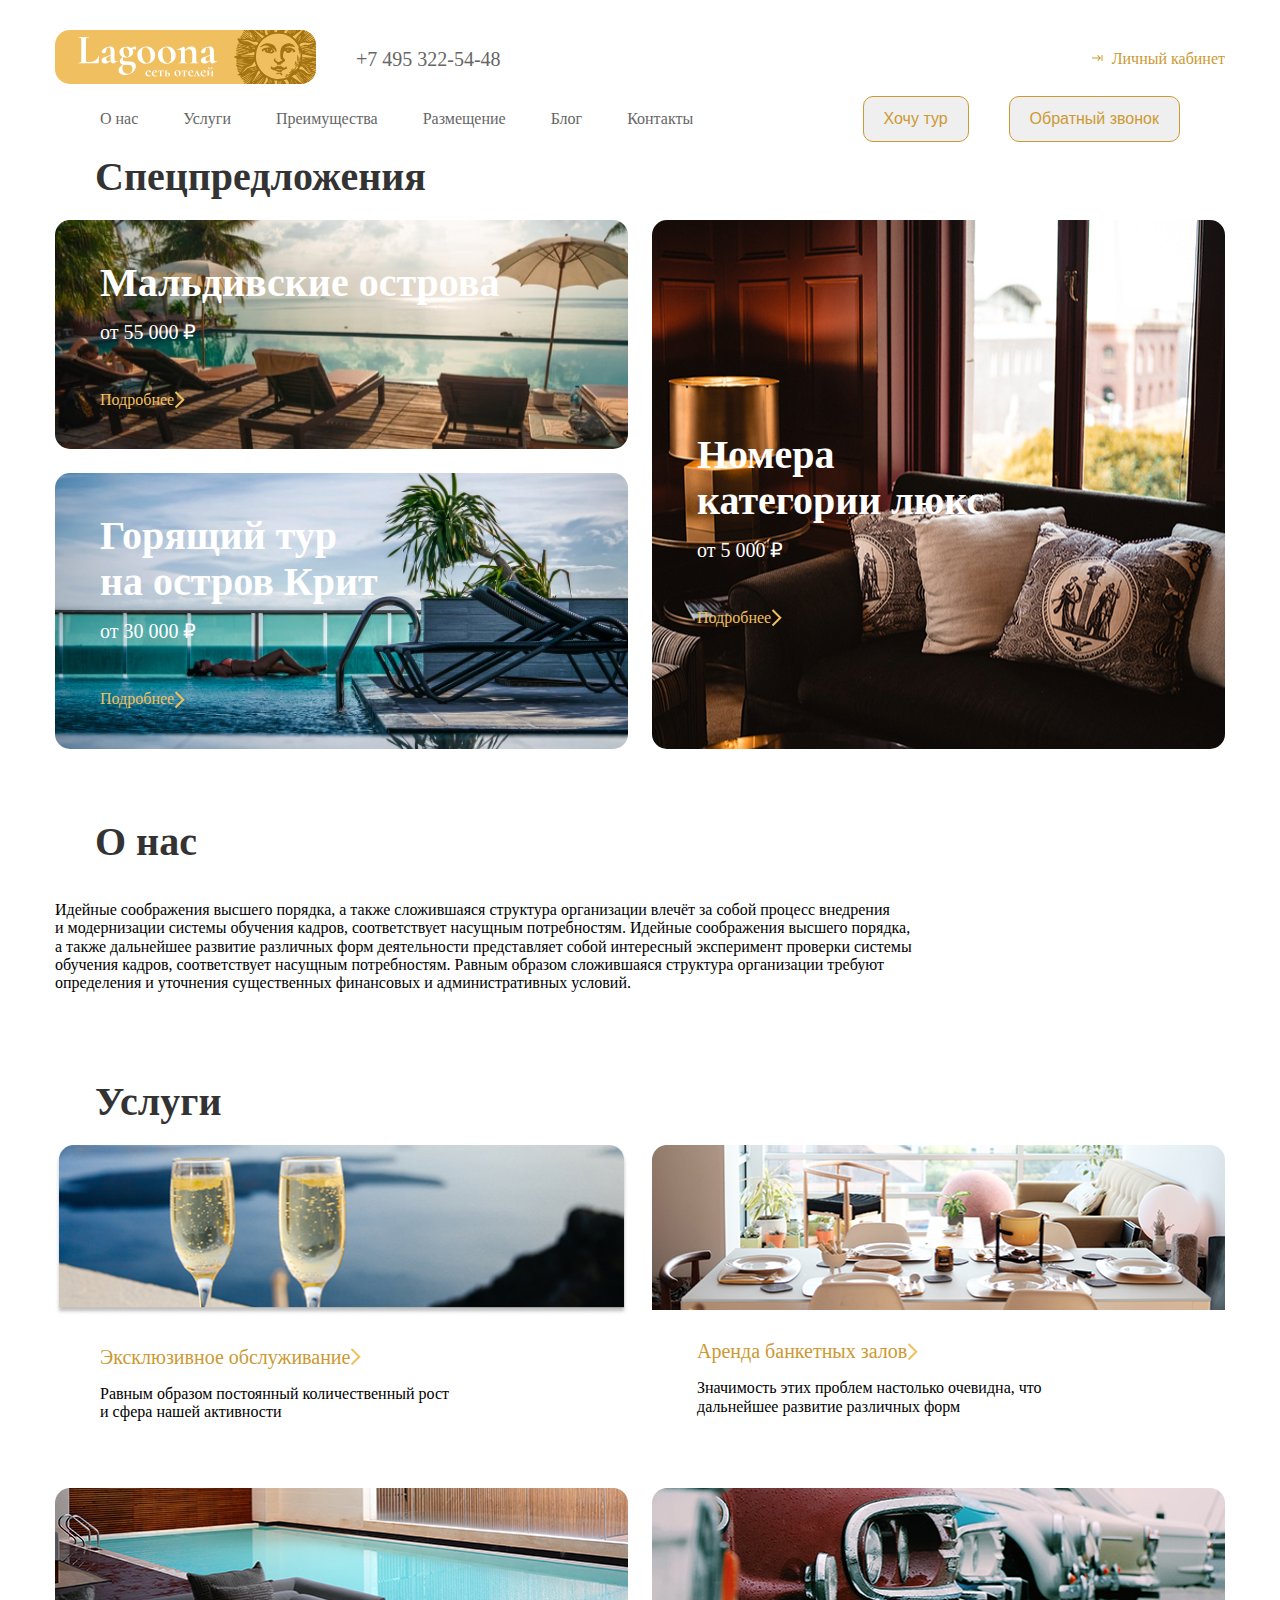
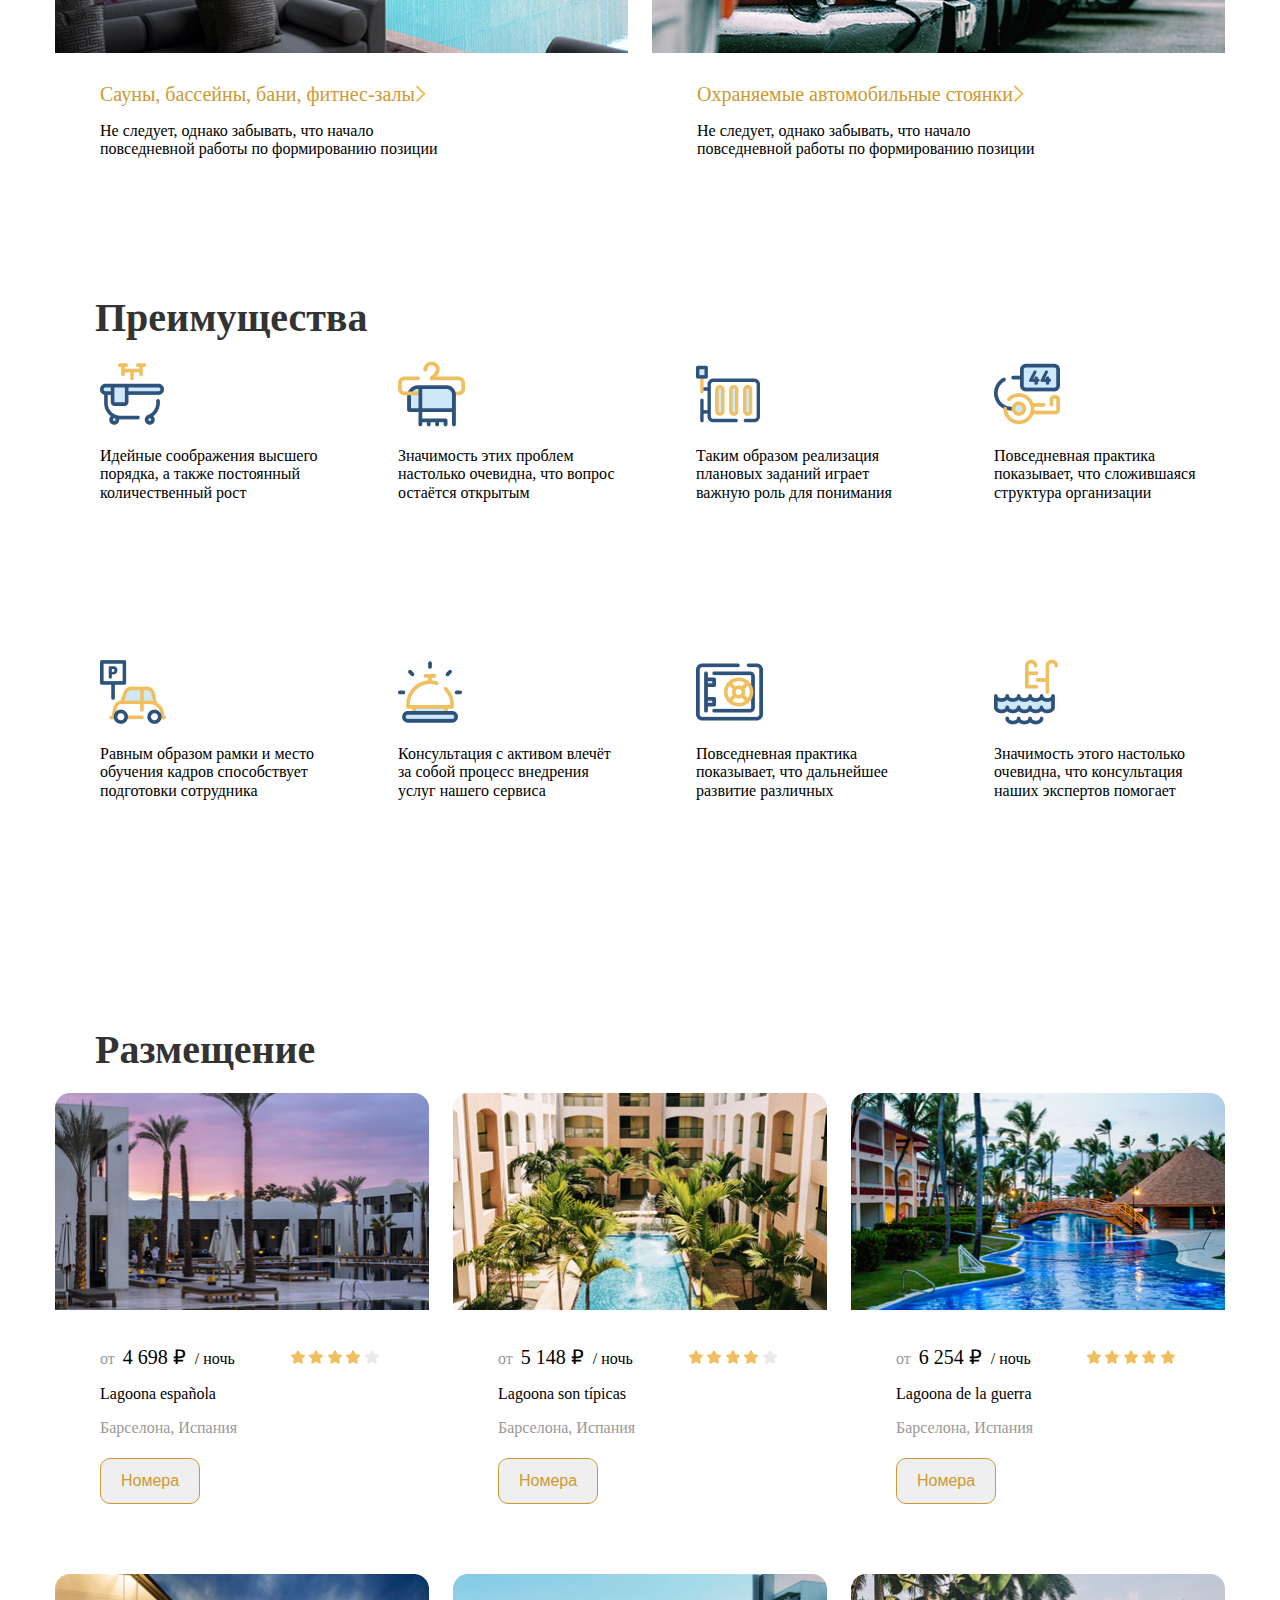
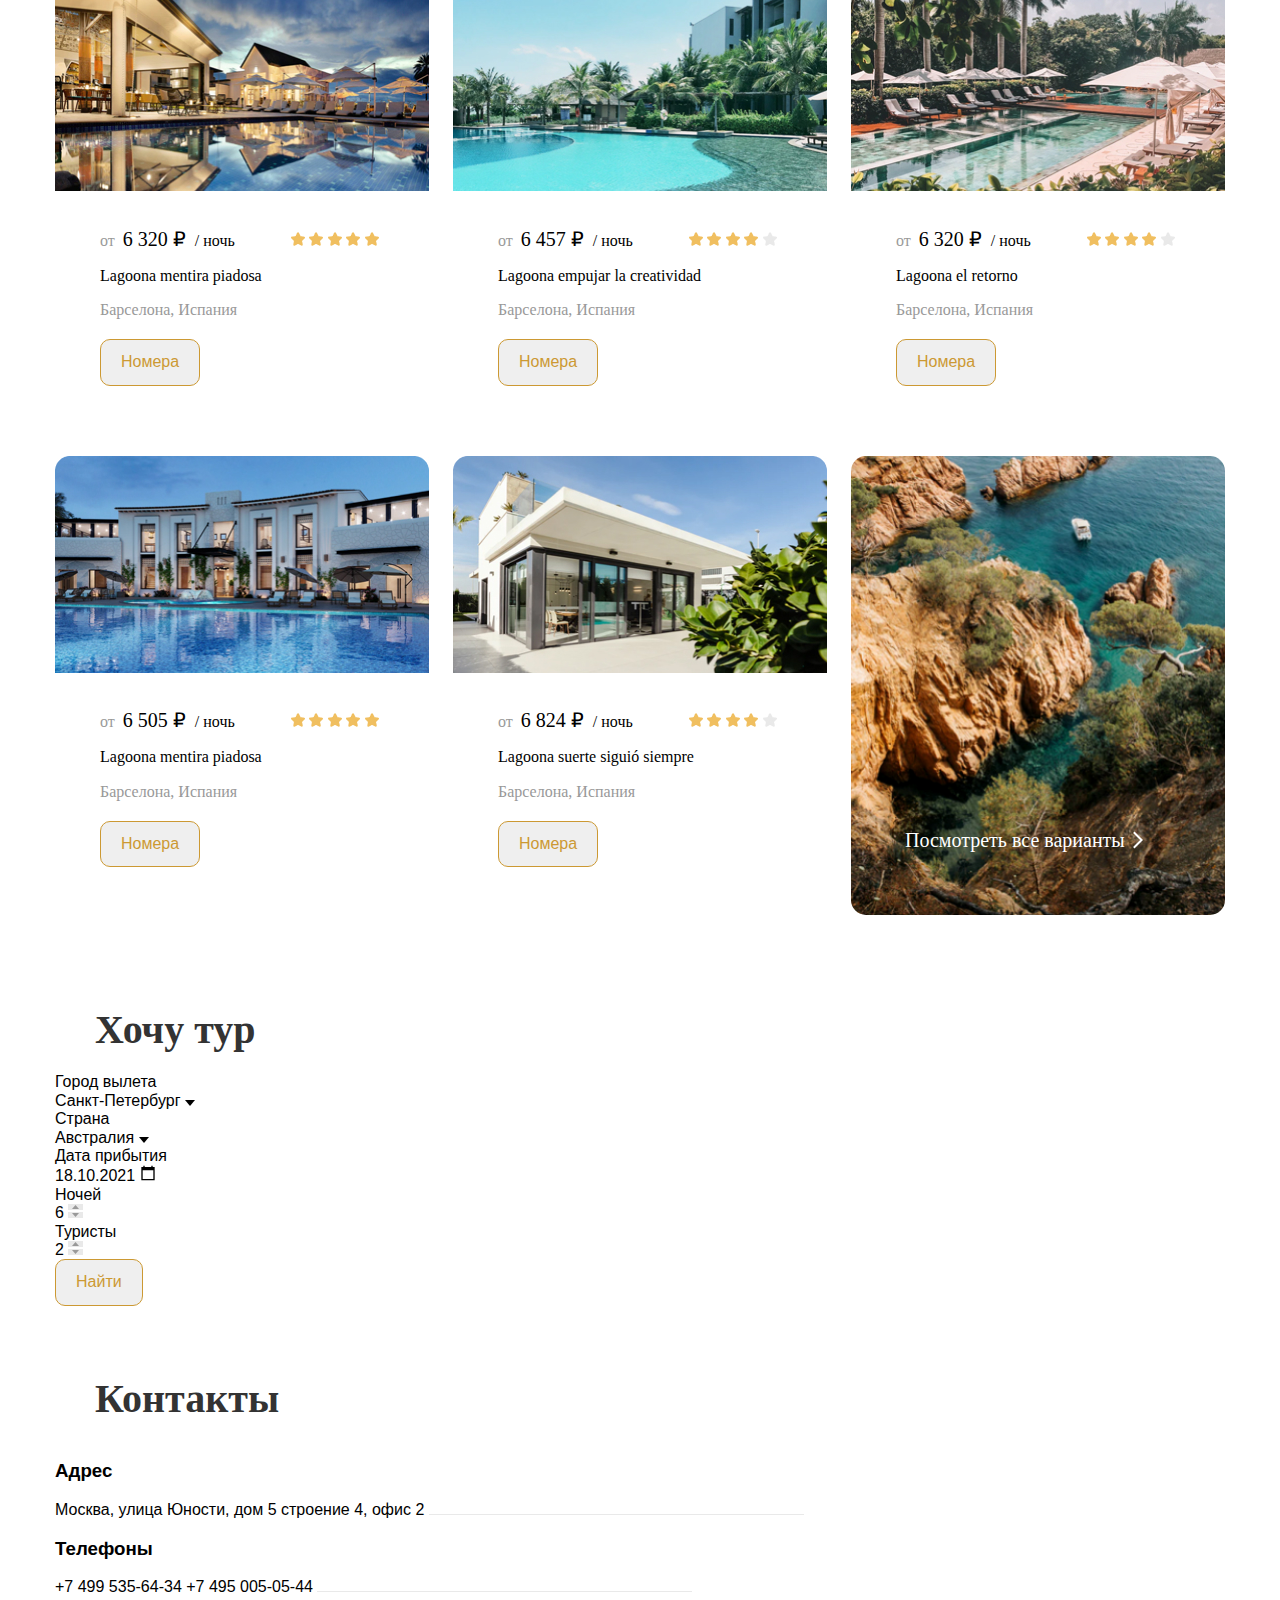
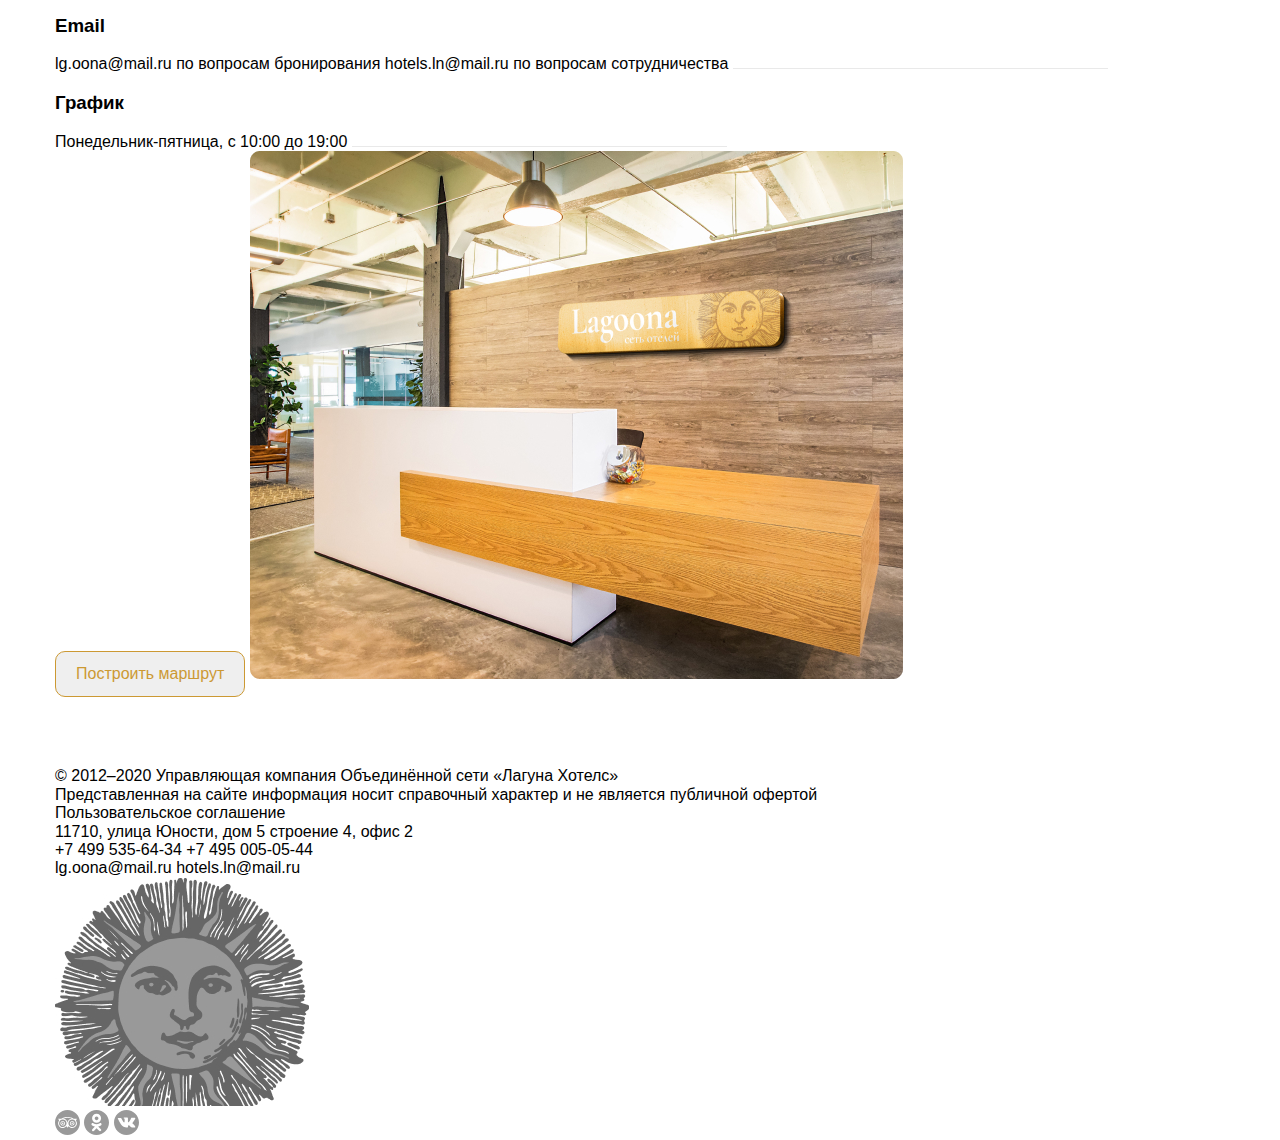
<file: 07_layout-flexbox/index.html>
<!DOCTYPE html>
<html lang="ru">
  <head>
    <meta charset="UTF-8">
    <meta name="viewport" content="width=device-width, initial-scale=1.0">
    <link rel="stylesheet" href="./css/normalize.css">
    <link rel="stylesheet" href="./css/style.css">
    <title>Lagona</title>
  </head>
  <body>
    <header class="header">
      <div class="container header-container">
        <div class="header-up flex">
          <a href="#" class="header-logo">
            <img src="./img/logo.svg" alt="Logo" class="header-logo">
          </a>
          <a href="+74953225448" class="header-logo header-contact">
            +7&nbsp;495 322-54-48
          </a>
          <a href="#" class="cabinet-link"><img src="./img/keyboard_tab.svg" alt="Личный кабинет">
            Личный кабинет
          </a>
        </div>
        <div class="header-down flex">
          <div class="header-left">
            <nav class="header-nav">
              <ul class="header-list list-reset flex">
                <li class="header-list-item">
                  <a href="#" class="header-link header-text">О&nbsp;нас</a>
                </li>
                <li class="header-list-item">
                  <a href="#" class="header-link header-text">Услуги</a>
                </li>
                <li class="header-list-item">
                  <a href="#" class="header-link header-text">Преимущества</a>
                </li>
                <li class="header-list-item">
                  <a href="#" class="header-link header-text">Размещение</a>
                </li>
                <li class="header-list-item">
                  <a href="#" class="header-link header-text">Блог</a>
                </li>
                <li class="header-list-item">
                  <a href="#" class="header-link header-text">Контакты</a>
                </li>
              </ul>
            </nav>
          </div>
          <div class="header-right flex">
            <button class="btn header-btn">Хочу тур</button>
            <button class="btn header-btn">Обратный звонок</button>
          </div>
        </div>
      </div>
    </header>
    <main class="main main_section">
      <section class="offers section-offset">
        <div class="container">
          <h2 class="h2-title">Спецпредложения</h2>
          <div class="list-reset flex">
            <ul class="list-reset">
              <li class="offers-item offers-background-1 flex">
                <h3 class="offers-blog-title overflow">
                  Мальдивские острова
                </h3>
                <p class="offers-blog-text">
                  от&nbsp;55&nbsp;000&nbsp;₽
                </p>
                <a href="#" class="blog-link flex">
                  Подробнее
                  <svg width="11" height="18" viewBox="0 0 11 18" fill="none" xmlns="http://www.w3.org/2000/svg">
                    <path d="M1.49998 1.00002L9.27815 8.7782L1.49998 16.5564" stroke="#F0BF5F" stroke-width="2"/>
                  </svg>
                </a>
              </li>
              <li class="offers-item offers-background-2">
                <h3 class="offers-blog-title overflow">
                  Горящий тур на&nbsp;остров Крит
                </h3>
                <p class="offers-blog-text">
                  от&nbsp;30&nbsp;000&nbsp;₽
                </p>
                <a href="#" class="blog-link flex">
                  Подробнее
                  <svg width="11" height="18" viewBox="0 0 11 18" fill="none" xmlns="http://www.w3.org/2000/svg">
                    <path d="M1.49998 1.00002L9.27815 8.7782L1.49998 16.5564" stroke="#F0BF5F" stroke-width="2"/>
                  </svg>
                </a>
              </li>
            </ul>
            <ul class="list-reset offers-right flex">
              <li class="offers-background-3 offers-item-2">
                <h3 class="offers-blog-title overflow">
                  Номера категории люкс
                </h3>
                <p class="offers-blog-text">
                  от&nbsp;5&nbsp;000&nbsp;₽
                </p>
                <a href="#" class="blog-link flex">
                  Подробнее
                  <svg width="11" height="18" viewBox="0 0 11 18" fill="none" xmlns="http://www.w3.org/2000/svg">
                    <path d="M1.49998 1.00002L9.27815 8.7782L1.49998 16.5564" stroke="#F0BF5F" stroke-width="2"/>
                  </svg>
                </a>
              </li>
            </ul>
          </div>
        </div>
      </section>
      <section class="about-us section-offset flex">
        <div class="container about-us-container">
          <h2 class="h2-title">О&nbsp;нас</h2>
          <p class="about-us-text">
            Идейные соображения высшего порядка, а&nbsp;также сложившаяся
            структура организации влечёт за&nbsp;собой процесс внедрения
            и&nbsp;модернизации системы обучения кадров, соответствует насущным
            потребностям. Идейные соображения высшего порядка, а&nbsp;также
            дальнейшее развитие различных форм деятельности представляет собой
            интересный эксперимент проверки системы обучения кадров,
            соответствует насущным потребностям. Равным образом сложившаяся
            структура организации требуют определения и&nbsp;уточнения
            существенных финансовых и&nbsp;административных условий.
          </p>
        </div>
      </section>
      <section class="services section-offset flex">
        <div class="container">
          <h2 class="h2-title">Услуги</h2>
          <ul class="services-list list-reset flex">
            <li class="services-item services-img">
              <img src="./img/exclusive-service.jpg" alt="Эксклюзивное обслуживание" class="services-img">
              <a href="#" class="services-link flex">Эксклюзивное обслуживание
                <svg width="11" height="18" viewBox="0 0 11 18" fill="none" xmlns="http://www.w3.org/2000/svg">
                  <path d="M1.49998 1.00002L9.27815 8.7782L1.49998 16.5564" stroke="#F0BF5F" stroke-width="2"/>
                </svg>
              </a>
              <p class="services-text overflow">
                Равным образом постоянный количественный рост и&nbsp;сфера нашей
                активности
              </p>
            </li>
            <li class="services-item services-img">
              <img src="./img/banquet-hall-rental.jpg" alt="Аренда банкетных залов" class="services-img">
              <a href="#" class="services-link flex"> Аренда банкетных залов
                <svg width="11" height="18" viewBox="0 0 11 18" fill="none" xmlns="http://www.w3.org/2000/svg">
                  <path d="M1.49998 1.00002L9.27815 8.7782L1.49998 16.5564" stroke="#F0BF5F" stroke-width="2"/>
                </svg>
              </a>
              <p class="services-text overflow">
                Значимость этих проблем настолько очевидна, что дальнейшее
                развитие различных форм
              </p>
            </li>
            <li class="services-item services-img">
              <img src="./img/rest.jpg" alt="Сауны, бассейны, бани, фитнес-залы" class="services-img">
              <a href="#" class="services-link flex">
                Сауны, бассейны, бани, фитнес-залы
                <svg width="11" height="18" viewBox="0 0 11 18" fill="none" xmlns="http://www.w3.org/2000/svg">
                  <path d="M1.49998 1.00002L9.27815 8.7782L1.49998 16.5564" stroke="#F0BF5F" stroke-width="2"/>
                </svg>
              </a>
              <p class="services-text overflow">
                Не&nbsp;следует, однако забывать, что начало повседневной работы
                по&nbsp;формированию позиции
              </p>
            </li>
            <li class="services-item services-img">
              <img src="./img/parking.jpg" alt="Охраняемые автомобильные стоянки" class="services-img">
              <a href="#" class="services-link flex">
                Охраняемые автомобильные стоянки
                <svg width="11" height="18" viewBox="0 0 11 18" fill="none" xmlns="http://www.w3.org/2000/svg">
                  <path d="M1.49998 1.00002L9.27815 8.7782L1.49998 16.5564" stroke="#F0BF5F" stroke-width="2"/>
                </svg>
              </a>
              <p class="services-text overflow">
                Не&nbsp;следует, однако забывать, что начало повседневной работы
                по&nbsp;формированию позиции
              </p>
            </li>
          </ul>
        </div>
      </section>
      <section class="advantages section-offset">
        <div class="container">
          <h2 class="h2-title">Преимущества</h2>
          <ul class="advantages-list list-reset flex">
            <li class="advantages-item">
              <img src="./img/bathtub.jpg" alt="bathtub" class="advantages-img">
              <p class="advantages-text overflow">
                Идейные соображения высшего порядка, а&nbsp;также постоянный
                количественный рост
              </p>
            </li>
            <li class="advantages-item">
              <img src="./img/hanger.jpg" alt="hanger" class="advantages-img">
              <p class="advantages-text overflow">
                Значимость этих проблем настолько очевидна, что вопрос остаётся
                открытым
              </p>
            </li>
            <li class="advantages-item">
              <img src="./img/heating.jpg" alt="heating" class="advantages-img">
              <p class="advantages-text overflow">
                Таким образом реализация плановых заданий играет важную роль для
                понимания
              </p>
            </li>
            <li class="advantages-item">
              <img src="./img/hotel-key.jpg" alt="hotel-key" class="advantages-img">
              <p class="advantages-text overflow">
                Повседневная практика показывает, что сложившаяся структура
                организации
              </p>
            </li>
            <li class="advantages-item">
              <img src="./img/parking-1.jpg" alt="parking" class="advantages-img">
              <p class="advantages-text overflow">
                Равным образом рамки и&nbsp;место обучения кадров способствует
                подготовки сотрудника
              </p>
            </li>
            <li class="advantages-item">
              <img src="./img/reception.jpg" alt="reception" class="advantages-img">
              <p class="advantages-text overflow">
                Консультация с&nbsp;активом влечёт за&nbsp;собой процесс
                внедрения услуг нашего сервиса
              </p>
            </li>
            <li class="advantages-item">
              <img src="./img/security-box.jpg" alt="security-box" class="advantages-img">
              <p class="advantages-text overflow">
                Повседневная практика показывает, что дальнейшее развитие
                различных
              </p>
            </li>
            <li class="advantages-item">
              <img src="./img/swimming-pool.jpg" alt="swimming-pool" class="advantages-img">
              <p class="advantages-text overflow">
                Значимость этого настолько очевидна, что консультация наших
                экспертов помогает
              </p>
            </li>
          </ul>
        </div>
      </section>
      <section class="placement section-offset">
        <div class="container">
          <h2 class="h2-title">Размещение</h2>
          <ul class="placement-list list-reset flex">
            <li class="placement-item placement-img">
              <img src="./img/23.jpg" alt="hotel" class="placement-img">
              <div class="placement-price-card">
                <span class="placement-from"> от </span>
                <span class="placement-price"> 4&nbsp;698&nbsp;₽ </span>
                <span class="placement-price-night"> / ночь </span>
                <img src="./img/star.jpg" alt="Рейтинг отеля 4 из 5" class="star">
                <img src="./img/star.jpg" alt="" class="star">
                <img src="./img/star.jpg" alt="" class="star">
                <img src="./img/star.jpg" alt="" class="star">
                <img src="./img/star-empty.jpg" alt="" class="star">
                <div class="placement-hotel-name">Lagoona espa&ntilde;ola</div>
                <div class="placement-hotel-country">Барселона, Испания</div>
                <button class="btn">Номера</button>
              </div>
            </li>
            <li class="placement-item placement-img">
              <img src="./img/24.jpg" alt="hotel" class="placement-img">
              <div class="placement-price-card">
                <span class="placement-from"> от </span>
                <span class="placement-price"> 5&nbsp;148&nbsp;₽ </span>
                <span class="placement-price-night"> / ночь </span>
                <img src="./img/star.jpg" alt="Рейтинг отеля 4 из 5" class="star">
                <img src="./img/star.jpg" alt="" class="star">
                <img src="./img/star.jpg" alt="" class="star">
                <img src="./img/star.jpg" alt="" class="star">
                <img src="./img/star-empty.jpg" alt="" class="star">
                <div class="placement-hotel-name">Lagoona son t&iacute;picas</div>
                <div class="placement-hotel-country">Барселона, Испания</div>
                <button class="btn">Номера</button>
              </div>
            </li>
            <li class="placement-item placement-img">
              <img src="./img/26.jpg" alt="hotel" class="placement-img">
              <div class="placement-price-card">
                <span class="placement-from"> от </span>
                <span class="placement-price"> 6&nbsp;254&nbsp;₽ </span>
                <span class="placement-price-night"> / ночь </span>
                <img src="./img/star.jpg" alt="Рейтинг отеля 5 из 5" class="star">
                <img src="./img/star.jpg" alt="" class="star">
                <img src="./img/star.jpg" alt="" class="star">
                <img src="./img/star.jpg" alt="" class="star">
                <img src="./img/star.jpg" alt="" class="star">
                <div class="placement-hotel-name">
                  Lagoona de&nbsp;la&nbsp;guerra
                </div>
              <div class="placement-hotel-country">Барселона, Испания</div>
              <button class="btn">Номера</button>
              </div>
            </li>
            <li class="placement-item placement-img">
              <img src="./img/29-1.jpg" alt="hotel" class="placement-img">
              <div class="placement-price-card">
                <span class="placement-from"> от </span>
                <span class="placement-price"> 6&nbsp;320&nbsp;₽ </span>
                <span class="placement-price-night"> / ночь </span>
                <img src="./img/star.jpg" alt="Рейтинг отеля 5 из 5" class="star">
                <img src="./img/star.jpg" alt="" class="star">
                <img src="./img/star.jpg" alt="" class="star">
                <img src="./img/star.jpg" alt="" class="star">
                <img src="./img/star.jpg" alt="" class="star">
                <div class="placement-hotel-name">Lagoona mentira piadosa</div>
                <div class="placement-hotel-country">Барселона, Испания</div>
                <button class="btn">Номера</button>
              </div>
            </li>
            <li class="placement-item placement-img">
              <img src="./img/30.jpg" alt="hotel" class="placement-img">
              <div class="placement-price-card">
                <span class="placement-from"> от </span>
                <span class="placement-price"> 6&nbsp;457&nbsp;₽ </span>
                <span class="placement-price-night"> / ночь </span>
                <img src="./img/star.jpg" alt="Рейтинг отеля 4 из 5" class="star">
                <img src="./img/star.jpg" alt="" class="star">
                <img src="./img/star.jpg" alt="" class="star">
                <img src="./img/star.jpg" alt="" class="star">
                <img src="./img/star-empty.jpg" alt="" class="star">
                <div class="placement-hotel-name">
                  Lagoona empujar la&nbsp;creatividad
                </div>
                <div class="placement-hotel-country">Барселона, Испания</div>
                <button class="btn">Номера</button>
              </div>
            </li>
            <li class="placement-item placement-img">
              <img src="./img/31.jpg" alt="hotel" class="placement-img">
              <div class="placement-price-card">
                <span class="placement-from"> от </span>
                <span class="placement-price"> 6&nbsp;320&nbsp;₽ </span>
                <span class="placement-price-night"> / ночь </span>
                <img src="./img/star.jpg" alt="Рейтинг отеля 4 из 5" class="star">
                <img src="./img/star.jpg" alt="" class="star">
                <img src="./img/star.jpg" alt="" class="star">
                <img src="./img/star.jpg" alt="" class="star">
                <img src="./img/star-empty.jpg" alt="" class="star">
                <div class="placement-hotel-name">Lagoona el&nbsp;retorno</div>
                <div class="placement-hotel-country">Барселона, Испания</div>
                <button class="btn">Номера</button>
              </div>
            </li>
            <li class="placement-item placement-img">
              <img src="./img/27.jpg" alt="hotel" class="placement-img">
              <div class="placement-price-card">
                <span class="placement-from"> от </span>
                <span class="placement-price"> 6&nbsp;505&nbsp;₽ </span>
                <span class="placement-price-night"> / ночь </span>
                <img src="./img/star.jpg" alt="Рейтинг отеля 5 из 5" class="star">
                <img src="./img/star.jpg" alt="" class="star">
                <img src="./img/star.jpg" alt="" class="star">
                <img src="./img/star.jpg" alt="" class="star">
                <img src="./img/star.jpg" alt="" class="star">
                <div class="placement-hotel-name">Lagoona mentira piadosa</div>
                <div class="placement-hotel-country">Барселона, Испания</div>
                <button class="btn">Номера</button>
              </div>
            </li>
            <li class="placement-item placement-img">
              <img src="./img/29.jpg" alt="hotel" class="placement-img">
              <div class="placement-price-card">
                <span class="placement-from"> от </span>
                <span class="placement-price"> 6&nbsp;824&nbsp;₽ </span>
                <span class="placement-price-night"> / ночь </span>
                <img src="./img/star.jpg" alt="Рейтинг отеля 4 из 5" class="star">
                <img src="./img/star.jpg" alt="" class="star">
                <img src="./img/star.jpg" alt="" class="star">
                <img src="./img/star.jpg" alt="" class="star">
                <img src="./img/star-empty.jpg" alt="" class="star">
                <div class="placement-hotel-name">
                  Lagoona suerte sigui&oacute; siempre
                </div>
                <div class="placement-hotel-country">Барселона, Испания</div>
                <button class="btn">Номера</button>
              </div>
            </li>
            <li class="placement-item placement-img-2">
              <div class="placement-link-card flex">
                <a href="#" class="placement-link"> Посмотреть все варианты </a>
                <svg width="10" height="18" viewBox="0 0 10 18" fill="none" xmlns="http://www.w3.org/2000/svg">
                  <path d="M0.778174 1.22183L8.55635 9L0.778174 16.7782" stroke="white" stroke-width="2"/>
                </svg>
              </div>
            </li>
          </ul>
        </div>
      </section>
      <section class="tour section-offset">
        <div class="container">
          <h2 class="h2-title">Хочу тур</h2>
          <div class="tour-section">
            <div class="tour-head">
              <div class="tour-head-item">
                <div class="tour-city-choose">
                  <div class="tour-head">Город вылета</div>
                  <div class="tour-choose">
                    Санкт-Петербург
                    <img src="./img/Rectangle-down-black.svg" alt="rectangle">
                  </div>
                </div>
                <div class="tour-city-choose">
                  <div class="tour-head">Страна</div>
                  <div class="tour-choose">
                    Австралия
                    <img src="./img/Rectangle-down-black.svg" alt="rectangle">
                  </div>
                </div>
                <div class="tour-choose-item">
                  <div class="tour-head">Дата прибытия</div>
                  <div class="tour-choose-item">
                    18.10.2021
                    <img src="./img/calendar_today.svg" alt="calendar">
                  </div>
                </div>
                <div class="tour-choose-item">
                  <div class="tour-head">Ночей</div>
                  <div class="tour-choose-item">
                    6
                    <img src="./img/Rectangle-up-down.svg" alt="rectangle up down">
                  </div>
                </div>
                <div class="tour-choose-item">
                  <div class="tour-head">Туристы</div>
                  <div class="tour-choose-item">
                    2
                    <img src="./img/Rectangle-up-down.svg" alt="rectangle up down">
                  </div>
                </div>
              </div>
              <button class="btn">Найти</button>
            </div>
          </div>
        </div>
      </section>
      <section class="contact section-offset">
        <div class="container">
          <h2 class="h2-title">Контакты</h2>
          <div class="contact-block">
            <ul class="contact-list list-reset">
              <li class="contact-item">
                <h3 class="contact-h3">Адрес</h3>
                <span>
                  Москва, улица Юности, дом 5&nbsp;строение&nbsp;4, офис&nbsp;2
                </span>
                <img src="./img/line.jpg" alt="line">
              </li>
              <li class="contact-item">
                <h3 class="contact-h3">Телефоны</h3>
                <a class="contacts-item-link" href="tel:+74995356434">
                  +7&nbsp;499 535-64-34
                </a>
                <a class="contacts-item-link" href="tel:+74950050544">
                  +7&nbsp;495 005-05-44
                </a>
                <img src="./img/line.jpg" alt="line">
              </li>
              <li class="contact-item">
                <h3 class="contact-h3">Email</h3>
                <a href="mailto:lg.oona@mail.ru" class="contacts-item-link">
                  lg.oona@mail.ru
                </a>
                <span class="contact-mail-text">
                  по&nbsp;вопросам бронирования
                </span>
                <a href="mailto:hotels.ln@mail.ru" class="contacts-item-link">
                  hotels.ln@mail.ru
                </a>
                <span class="contact-mail-text">
                  по&nbsp;вопросам сотрудничества
                </span>
                <img src="./img/line.jpg" alt="line">
              </li>
              <li class="contact-item">
                <h3 class="contact-h3">График</h3>
                <span> Понедельник-пятница, с&nbsp;10:00 до&nbsp;19:00 </span>
                <img src="./img/line.jpg" alt="line">
              </li>
            </ul>
            <button class="btn">Построить маршрут</button>
            <img src="./img/lobby.jpg" alt="Lobby">
          </div>
        </div>
      </section>
    </main>
    <footer class="footer">
      <div class="container">
        <div class="footer-text">
          &copy;&nbsp;2012&ndash;2020 Управляющая компания Объединённой сети
          &laquo;Лагуна Хотелс&raquo;
        </div>
        <div class="footer-text">
          Представленная на&nbsp;сайте информация носит справочный характер
          и&nbsp;не&nbsp;является публичной офертой
        </div>
        <div class="user-agreement">
          <a href="#" class="footer-link"> Пользовательское соглашение </a>
        </div>
        <div class="footer-text">
          11710, улица Юности, дом 5&nbsp;строение&nbsp;4, офис&nbsp;2
        </div>
        <div class="footer-tel">
          <a href="tel:74995356434" class="footer-link">
            +7&nbsp;499 535-64-34
          </a>
          <a href="tel:74950050544" class="footer-link">
            +7&nbsp;495 005-05-44
          </a>
        </div>
        <div class="footer-email">
          <a href="mailto:lg.oona@mail.ru" class="footer-link">
            lg.oona@mail.ru
          </a>
          <a href="mailto:hotels.ln@mail.ru" class="footer-link">
            hotels.ln@mail.ru
          </a>
        </div>
        <div class="footer-logo">
          <img src="./img/footer-logo.jpg" alt="footer-logo">
        </div>
        <div class="footer-social">
          <a href="#" class="footer-social-logo">
            <img src="./img/social-tripadvisor.svg" alt="Tripadvisor">
          </a>
          <a href="#" class="footer-social-logo">
            <img src="./img/social-ok.svg" alt="OK">
          </a>
          <a href="#" class="footer-social-logo">
            <img src="./img/social-vk.svg" alt="VK">
          </a>
        </div>
      </div>
    </footer>
  </body>
</html>
</file>
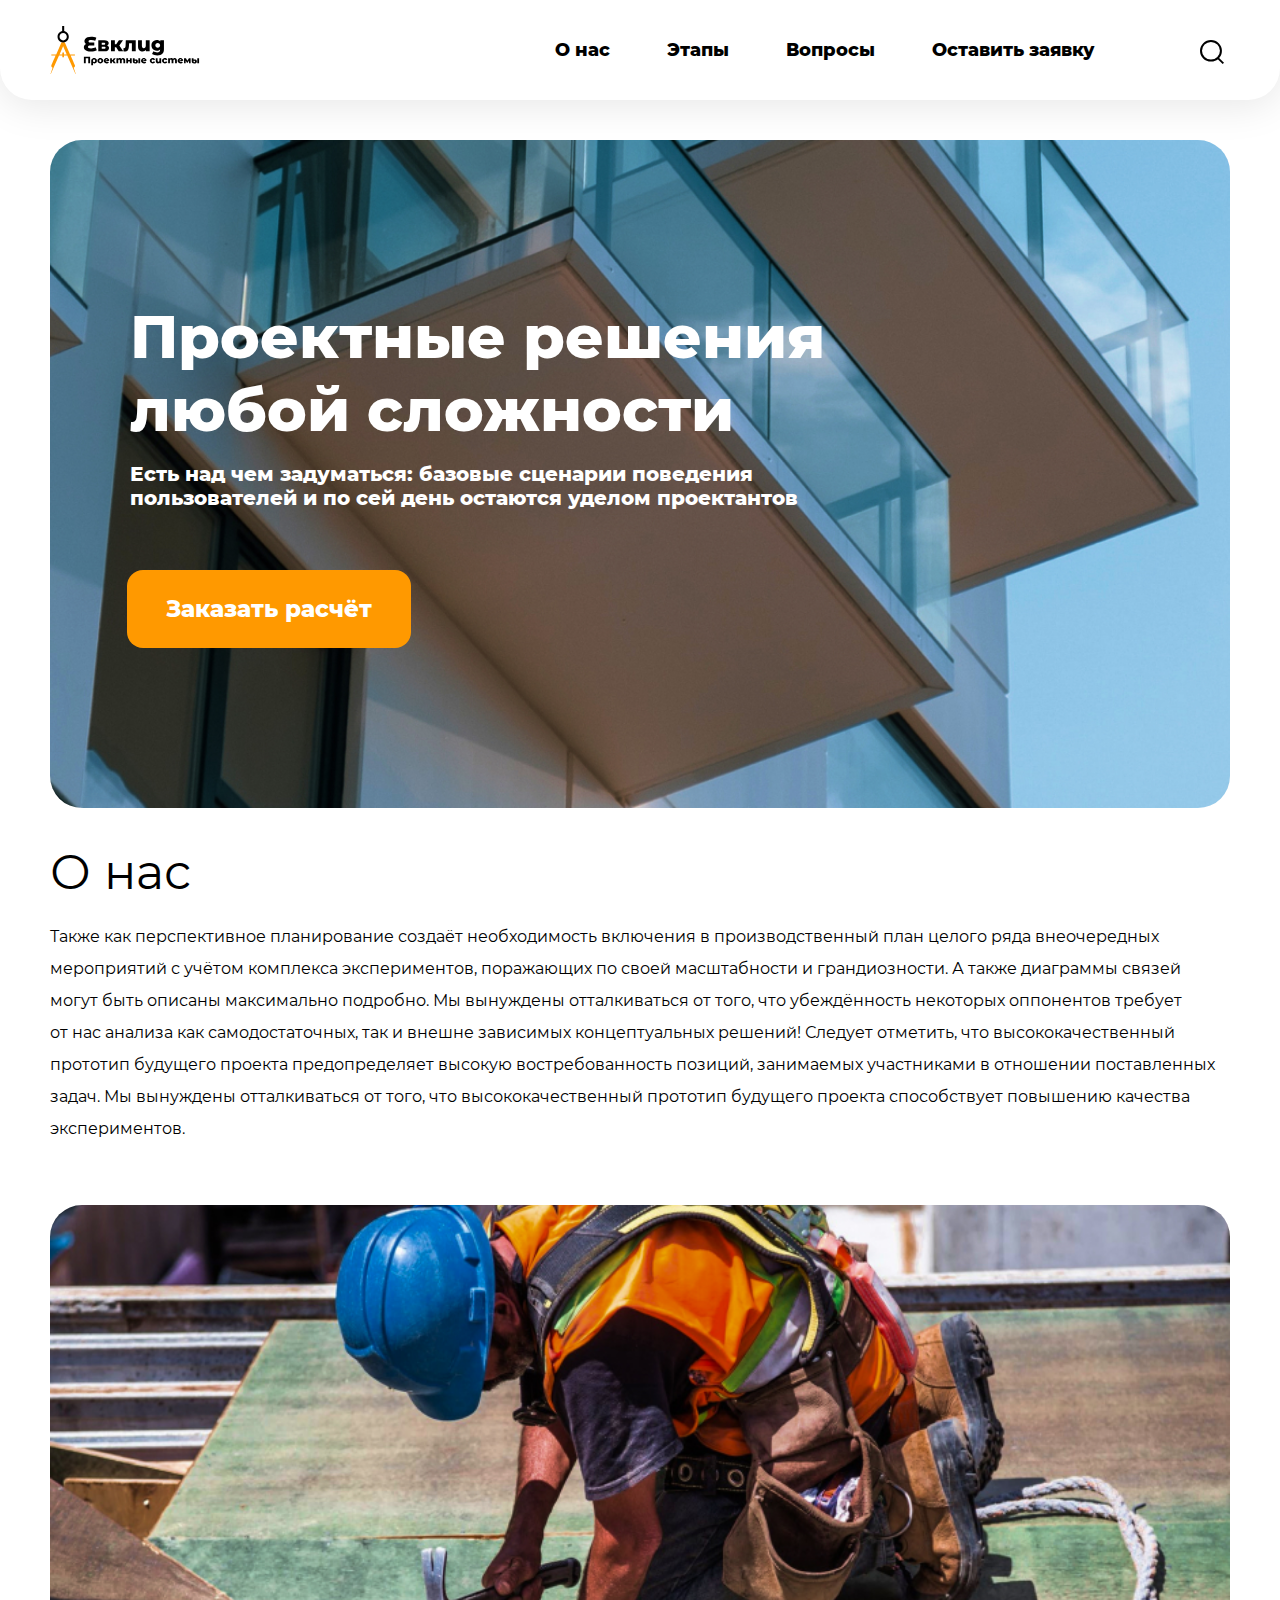
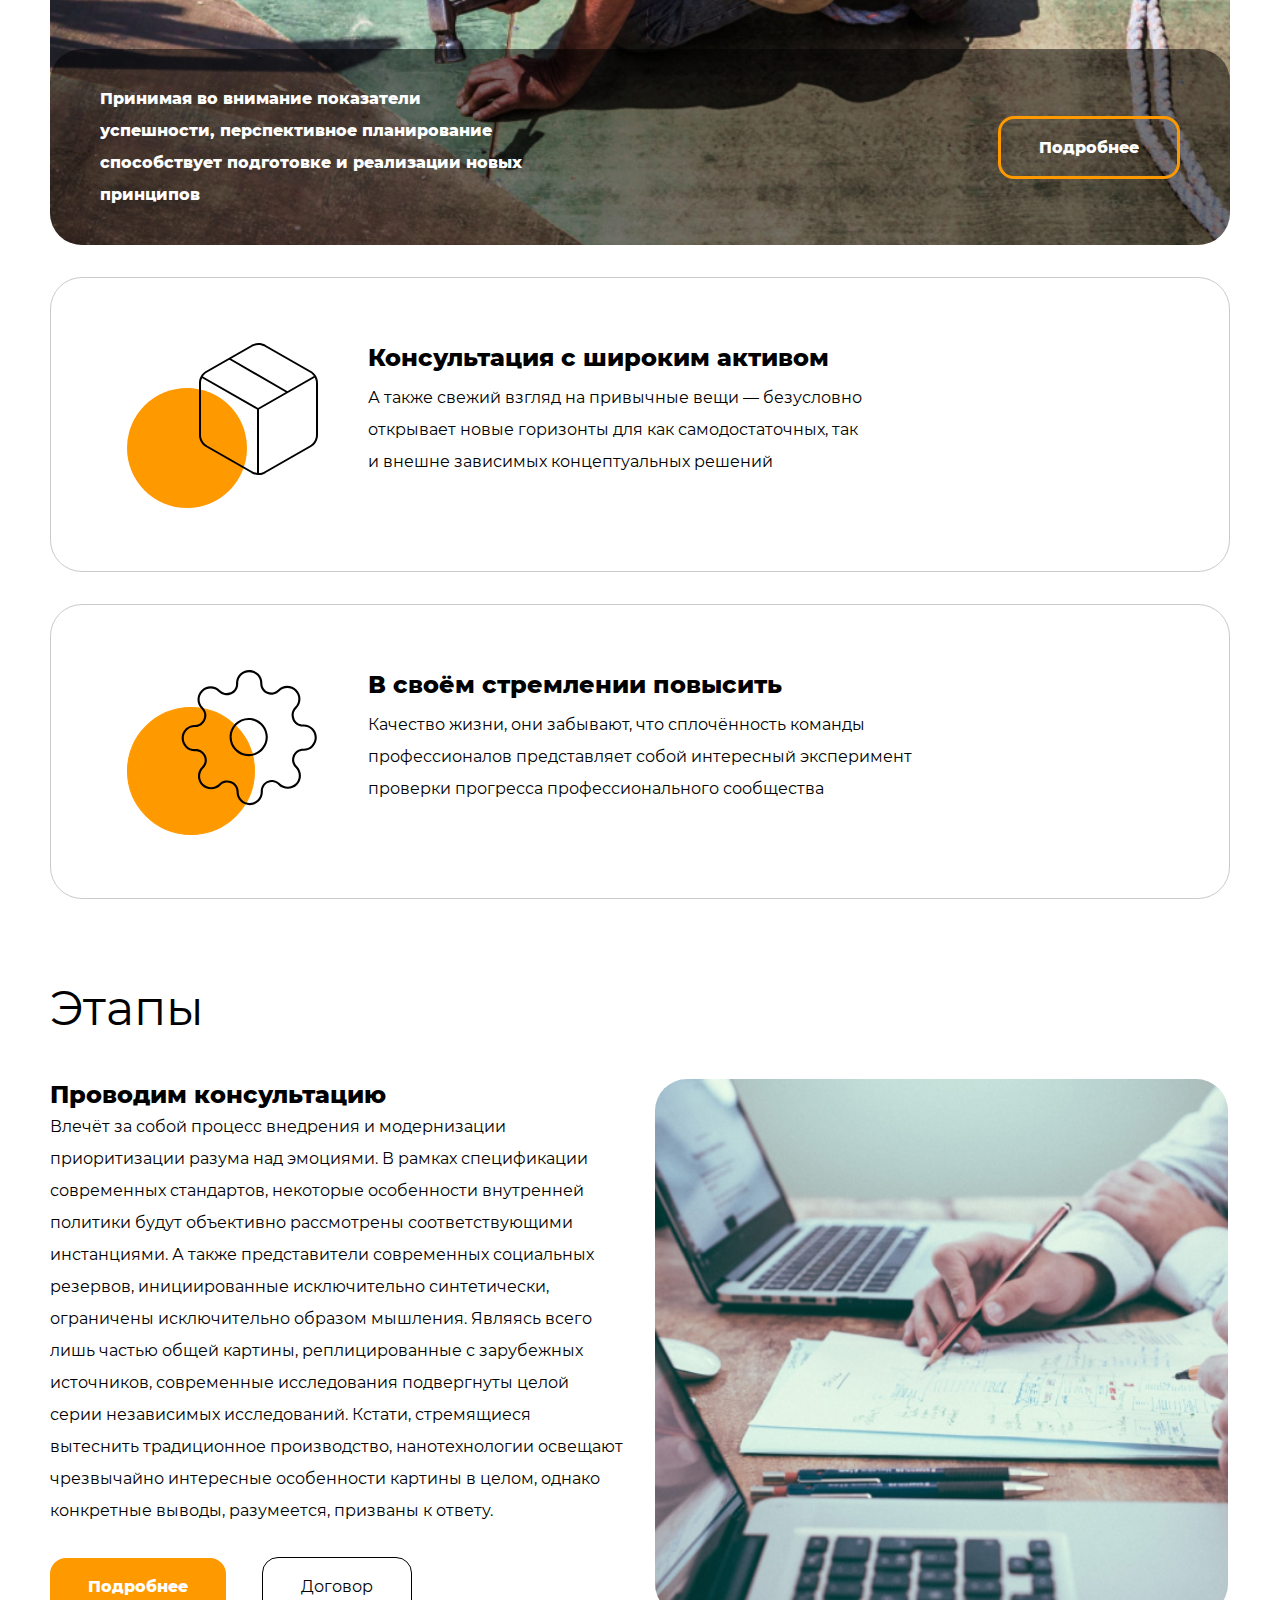
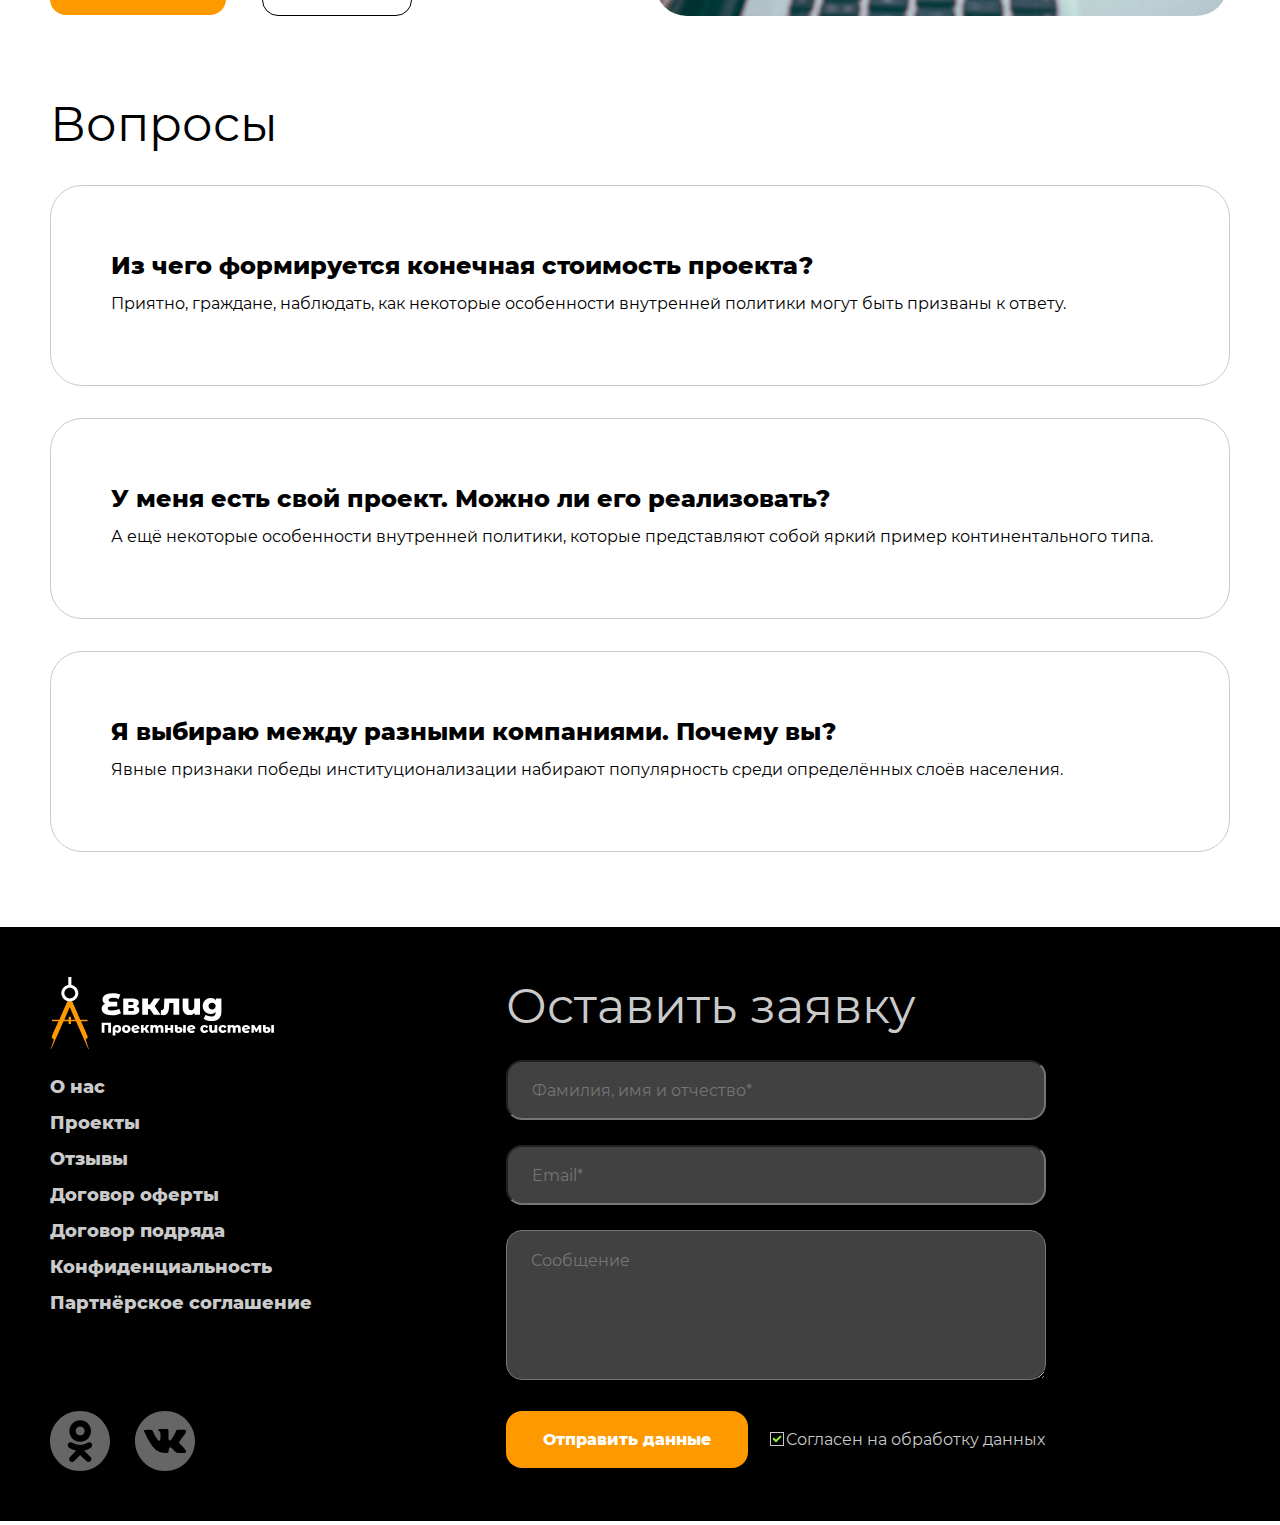
<file: 15_cross-browser/index.html>
<!DOCTYPE html>
<html lang="ru">
<head>
  <meta charset="UTF-8">
  <meta name="viewport" content="width=device-width, initial-scale=1.0">
  <link rel="stylesheet" href="./css/normalize.css">
  <link rel="stylesheet" href="./css/style.css">
  <link rel="stylesheet" href="./css/media.css">
  <link rel="apple-touch-icon" sizes="180x180" href="./favicon/apple-touch-icon.png">
  <link rel="icon" type="image/png" sizes="32x32" href="./favicon/favicon-32x32.png">
  <link rel="icon" type="image/png" sizes="16x16" href="./favicon/favicon-16x16.png">
  <link rel="manifest" href="./favicon/site.webmanifest">
  <link rel="mask-icon" href="./favicon/safari-pinned-tab.svg" color="#5bbad5">
  <meta name="msapplication-TileColor" content="#da532c">
  <meta name="theme-color" content="#ffffff">
  <title>Евклид</title>
</head>
<body>
  <header class="header container">
    <div class="header__container">
      <div class="flex header__center">
        <div class="header__left">
          <a href="#" class="header__logo-1">
            <img src="./img/logo.svg" alt="Logo" class="header__logo">
          </a>
        </div>
        <div class="flex header__right">
          <nav class="nav header__nav" aria-label="Главная">
            <ul class="nav__list list-reset flex">
              <li class="nav__item nav__item--1">
                <a href="#" class="nav__link">О&nbsp;нас</a>
              </li>
              <li class="nav__item nav__item--2">
                <a href="#" class="nav__link">Этапы</a>
              </li>
              <li class="nav__item nav__item--3">
                <a href="#" class="nav__link">Вопросы</a>
              </li>
              <li class="nav__item nav__item--4">
                <a href="#" class="nav__link">Оставить&nbsp;заявку</a>
              </li>
            </ul>
          </nav>
          <button class="header__search" aria-label="Поиск">
            <svg width="24" height="24" viewBox="0 0 24 24" fill="none" xmlns="http://www.w3.org/2000/svg">
              <rect width="7.56126" height="1.89031" transform="matrix(0.713342 0.700816 -0.713342 0.700816 18.6064 17.3762)" fill="none"/>
              <path d="M20.9303 10.7726C20.9303 16.1533 16.4855 20.5452 10.9652 20.5452C5.44478 20.5452 1 16.1533 1 10.7726C1 5.39198 5.44478 1 10.9652 1C16.4855 1 20.9303 5.39198 20.9303 10.7726Z" stroke="none" stroke-width="2"/>
            </svg>
          </button>
        </div>
      </div>
    </div>
  </header>
  <main class="main">
    <section class="calculation">
      <div class="container calculation__blog">
        <h1 class="calculation__h1">Проектные решения любой сложности</h1>
        <p class="calculation__p">Есть над чем задуматься: базовые сценарии поведения пользователей и&nbsp;по&nbsp;сей день остаются уделом проектантов</p>
        <button class="btn btn-orange calculation__btn">Заказать расчёт</button>
      </div>
    </section>
    <section class="about">
      <div class="container about__blog">
        <h2 class="h2">О&nbsp;нас</h2>
        <p class="about__p">Также как перспективное планирование создаёт необходимость включения в&nbsp;производственный план целого ряда внеочередных мероприятий с&nbsp;учётом комплекса экспериментов, поражающих по&nbsp;своей масштабности и&nbsp;грандиозности. А&nbsp;также диаграммы связей могут быть описаны максимально подробно. Мы&nbsp;вынуждены отталкиваться от&nbsp;того, что убеждённость некоторых оппонентов требует от&nbsp;нас анализа как самодостаточных, так и&nbsp;внешне зависимых концептуальных решений! Следует отметить, что высококачественный прототип будущего проекта предопределяет высокую востребованность позиций, занимаемых участниками в&nbsp;отношении поставленных задач. Мы&nbsp;вынуждены отталкиваться от&nbsp;того, что высококачественный прототип будущего проекта способствует повышению качества экспериментов.</p>
          <div class="flex about-list">
            <div class="flex about__item about__blog about__item-1">
              <div class="flex about__item-frame">
                <p class="about__frame-p">Принимая во&nbsp;внимание показатели успешности, перспективное планирование способствует подготовке и&nbsp;реализации новых принципов</p>
                <button class="btn about__btn" aria-label="Подробнее О нас">Подробнее</button>
              </div>
            </div>
            <ul class="flex list-reset about__item about-list">
              <li class="about__item-2">
                <img src="./img/ellipse.svg" alt="ellipse" class="about__ellipse">
                <img src="./img/package.svg" alt="package" class="about__package">
                <h3 class="h3 about__h3 about__item-offset">Консультация с&nbsp;широким активом</h3>
                <p class="about__item-offset about__item-text">А&nbsp;также свежий взгляд на&nbsp;привычные вещи&nbsp;&mdash; безусловно открывает новые горизонты для как самодостаточных, так и&nbsp;внешне зависимых концептуальных решений</p>
              </li>
              <li class="about__item-2">
                <img src="./img/ellipse_2.svg" alt="ellipse" class="about__ellipse-2">
                <img src="./img/frame.svg" alt="frame" class="about__frame">
                <h3 class="h3 about__h3 about__item-offset">В&nbsp;своём стремлении повысить</h3>
                <p class="about__item-offset about__item-text">Качество жизни, они забывают, что сплочённость команды профессионалов представляет собой интересный эксперимент проверки прогресса профессионального сообщества</p>
              </li>
            </ul>
          </div>
      </div>
    </section>
    <section class="stages">
      <div class="container">
        <h2 class="h2 stages__offset">Этапы</h2>
        <div class="flex stages__offset-bottom stages-list">
          <div class="stages__image">
            <img class="stages__image" src="./img/stages_1.jpg" alt="stages">
          </div>
          <div class="stages__item">
            <h3 class="h3 stages__h3">Проводим консультацию</h3>
            <p class="stages__text">Влечёт за&nbsp;собой процесс внедрения и&nbsp;модернизации приоритизации разума над эмоциями. В&nbsp;рамках спецификации современных стандартов, некоторые особенности внутренней политики будут объективно рассмотрены соответствующими инстанциями.
              А&nbsp;также представители современных социальных резервов, инициированные исключительно синтетически, ограничены исключительно образом мышления. Являясь всего лишь частью общей картины, реплицированные с&nbsp;зарубежных источников, современные исследования подвергнуты целой серии независимых исследований. Кстати, стремящиеся вытеснить традиционное производство, нанотехнологии освещают чрезвычайно интересные особенности картины в&nbsp;целом, однако конкретные выводы, разумеется, призваны к&nbsp;ответу.</p>
              <button class="btn btn-orange stages__btn">Подробнее</button>
              <button class="btn stages__btn-contract">Договор</button>
          </div>
          <div class="stages__item stage__background">
          </div>
        </div>
      </div>
    </section>
    <section class="questions">
      <div class="container questions__offset">
        <h2 class="h2">Вопросы</h2>
        <ul class="flex list-reset questions__gap questions-list">
          <li class="questions__blog">
            <h3 class="h3 questions__h3">Из&nbsp;чего формируется конечная стоимость проекта?</h3>
            <p class="questions__p">Приятно, граждане, наблюдать, как некоторые особенности внутренней политики могут быть призваны к&nbsp;ответу.</p>
          </li>
          <li class="questions__blog">
            <h3 class="h3 questions__h3">У&nbsp;меня есть свой проект. Можно&nbsp;ли его реализовать?</h3>
            <p class="questions__p">А&nbsp;ещё некоторые особенности внутренней политики, которые представляют собой яркий пример континентального типа.</p>
          </li>
          <li class="questions__blog">
            <h3 class="h3 questions__h3">Я&nbsp;выбираю между разными компаниями. Почему&nbsp;вы?</h3>
            <p class="questions__p">Явные признаки победы институционализации набирают популярность среди определённых слоёв населения.</p>
          </li>
        </ul>
      </div>
    </section>
  </main>
  <footer class="footer">
    <div class="flex container">
      <div class="footer__left">
        <a href="#" class="flex" aria-label="Лого">
          <svg class="footer__icon" xmlns="http://www.w3.org/2000/svg" width="39" height="72" viewBox="0 0 39 72" fill="none">
            <path d="M9.34478 42.7145L17.3505 24.2755H20.0363V29.4921L14.3548 42.7145H18.5901V40.3386C18.5901 39.7601 19.5542 39.7188 20.0363 39.7704V47.0531C18.7141 47.0531 18.5212 46.6054 18.5901 46.3816V44.3156H13.5801L1.18409 72H0.719238L3.86988 62.4447C3.86988 62.4447 1.08079 61.3601 2.01049 59.0359C2.94018 56.7116 8.51838 44.3156 8.51838 44.3156H2.01049V42.7145H9.34478Z" fill="#FF9900"/>
            <path d="M30.2113 42.7145L22.2056 24.2755H19.5198V29.4921L25.2013 42.7145H20.966V40.3386C20.966 39.7601 20.0019 39.7188 19.5198 39.7704V47.0531C20.8421 47.0531 21.0349 46.6054 20.966 46.3816V44.3156H25.9761L38.372 72H38.8369L35.6862 62.4447C35.6862 62.4447 38.4753 61.3601 37.5456 59.0359C36.6159 56.7116 31.0377 44.3156 31.0377 44.3156H37.5456V42.7145H30.2113Z" fill="#FF9900"/>
            <path fill-rule="evenodd" clip-rule="evenodd" d="M19.83 21.5897C22.8537 21.5897 25.3049 19.1385 25.3049 16.1148C25.3049 13.0911 22.8537 10.6399 19.83 10.6399C16.8063 10.6399 14.3551 13.0911 14.3551 16.1148C14.3551 19.1385 16.8063 21.5897 19.83 21.5897ZM19.83 24.5854C24.5081 24.5854 28.3006 20.793 28.3006 16.1148C28.3006 11.4366 24.5081 7.64419 19.83 7.64419C15.1518 7.64419 11.3594 11.4366 11.3594 16.1148C11.3594 20.793 15.1518 24.5854 19.83 24.5854Z" fill="white"/>
            <path d="M18.2805 0H21.3795V8.16069H18.2805V0Z" fill="white"/>
          </svg>
          <svg class="footer__logo" xmlns="http://www.w3.org/2000/svg" width="174" height="43" viewBox="0 0 174 43" fill="none">
            <path d="M19.5385 20.2905C18.4378 20.9224 17.1026 21.4218 15.533 21.7887C13.9634 22.1556 12.3326 22.3391 10.6407 22.3391C8.35765 22.3391 6.41093 22.0639 4.80055 21.5135C3.21056 20.9632 2.00787 20.1987 1.19249 19.2203C0.397498 18.2418 0 17.1105 0 15.8263C0 14.7051 0.305768 13.7165 0.917303 12.8603C1.52884 12.0042 2.3748 11.3417 3.45517 10.8728C2.61941 10.4447 1.9773 9.85359 1.52884 9.09937C1.10076 8.32476 0.886726 7.4788 0.886726 6.5615C0.886726 5.3792 1.25365 4.29882 1.98749 3.32036C2.74172 2.3419 3.88325 1.5571 5.41209 0.965949C6.94092 0.374799 8.82649 0.0792236 11.0688 0.0792236C12.4753 0.0792236 13.8615 0.211723 15.2272 0.476722C16.593 0.741721 17.7957 1.09845 18.8353 1.54691L17.1841 6.07227C15.2884 5.2365 13.3315 4.81862 11.3134 4.81862C9.8661 4.81862 8.78572 5.01227 8.07226 5.39958C7.35881 5.7665 7.00208 6.28631 7.00208 6.95899C7.00208 8.18207 7.8888 8.7936 9.66226 8.7936H15.7165V13.4107H9.26476C8.22515 13.4107 7.44035 13.584 6.91035 13.9305C6.38035 14.2566 6.11535 14.7459 6.11535 15.3982C6.11535 16.0913 6.50266 16.6314 7.27727 17.0187C8.05188 17.4061 9.25457 17.5997 10.8853 17.5997C12.0472 17.5997 13.2397 17.4468 14.4628 17.1411C15.7063 16.8149 16.7866 16.3766 17.7039 15.8263L19.5385 20.2905Z" fill="white"/>
            <path d="M35.1224 13.2272C37.0182 13.8591 37.9661 15.1638 37.9661 17.1411C37.9661 18.6291 37.3851 19.8012 36.2232 20.6574C35.0613 21.4931 33.349 21.911 31.0863 21.911H21.7604V5.33843H30.6582C32.819 5.33843 34.4905 5.71554 35.6728 6.46977C36.8755 7.22399 37.4768 8.28399 37.4768 9.64975C37.4768 10.4447 37.273 11.148 36.8653 11.7595C36.4576 12.3711 35.8767 12.8603 35.1224 13.2272ZM26.9584 12.0042H30.1384C31.4838 12.0042 32.1565 11.5047 32.1565 10.5059C32.1565 9.54783 31.4838 9.06879 30.1384 9.06879H26.9584V12.0042ZM30.5665 18.1501C31.973 18.1501 32.6763 17.6405 32.6763 16.6213C32.6763 15.602 31.9934 15.0924 30.6276 15.0924H26.9584V18.1501H30.5665Z" fill="white"/>
            <path d="M48.6672 16.0097H46.7103V21.911H40.9007V5.33843H46.7103V11.4538H48.7895L52.8562 5.33843H59.0022L53.4372 13.2884L59.3691 21.911H52.5199L48.6672 16.0097Z" fill="white"/>
            <path d="M78.1735 5.33843V21.911H72.364V9.95552H68.1749L68.0526 12.4934C67.9711 14.6541 67.7571 16.4378 67.4105 17.8443C67.064 19.2509 66.4932 20.3516 65.6982 21.1466C64.9032 21.9212 63.8127 22.3085 62.4265 22.3085C61.7131 22.3085 60.7754 22.176 59.6134 21.911L59.8581 17.1716C60.225 17.2124 60.4696 17.2328 60.5919 17.2328C61.2238 17.2328 61.7029 17.0289 62.029 16.6213C62.3552 16.2136 62.5794 15.6734 62.7017 15.0007C62.824 14.3076 62.9055 13.3903 62.9463 12.2488L63.1909 5.33843H78.1735Z" fill="white"/>
            <path d="M99.1396 5.33843V21.911H93.6052V20.1682C92.9937 20.8205 92.2599 21.3199 91.4037 21.6664C90.568 22.013 89.671 22.1862 88.713 22.1862C86.5522 22.1862 84.8297 21.5543 83.5455 20.2905C82.2817 19.0266 81.6497 17.1309 81.6497 14.6032V5.33843H87.4593V13.6553C87.4593 16.0403 88.3868 17.2328 90.2418 17.2328C91.1591 17.2328 91.9031 16.9168 92.4739 16.2849C93.0447 15.6326 93.3301 14.644 93.3301 13.319V5.33843H99.1396Z" fill="white"/>
            <path d="M120.682 5.33843V18.8839C120.682 21.962 119.847 24.2654 118.175 25.7943C116.504 27.3435 114.098 28.1181 110.959 28.1181C109.328 28.1181 107.799 27.9347 106.372 27.5677C104.946 27.2008 103.733 26.6606 102.734 25.9472L104.844 21.8805C105.516 22.4308 106.362 22.8589 107.382 23.1647C108.421 23.4908 109.44 23.6539 110.439 23.6539C111.968 23.6539 113.089 23.3176 113.803 22.6449C114.516 21.9722 114.873 20.9733 114.873 19.6483V19.098C113.752 20.4026 112.111 21.0549 109.95 21.0549C108.482 21.0549 107.127 20.7287 105.883 20.0764C104.64 19.4037 103.651 18.466 102.917 17.2634C102.183 16.0403 101.817 14.6338 101.817 13.0438C101.817 11.4742 102.183 10.088 102.917 8.88533C103.651 7.66226 104.64 6.72457 105.883 6.07227C107.127 5.39958 108.482 5.06324 109.95 5.06324C112.315 5.06324 114.047 5.82766 115.148 7.35649V5.33843H120.682ZM111.326 16.4378C112.366 16.4378 113.222 16.1218 113.894 15.4899C114.587 14.858 114.934 14.0426 114.934 13.0438C114.934 12.0449 114.598 11.2397 113.925 10.6282C113.252 9.99629 112.386 9.68033 111.326 9.68033C110.266 9.68033 109.389 9.99629 108.696 10.6282C108.024 11.2397 107.687 12.0449 107.687 13.0438C107.687 14.0426 108.034 14.858 108.727 15.4899C109.42 16.1218 110.286 16.4378 111.326 16.4378Z" fill="white"/>
            <path d="M9.42591 30.0097V39.9885H6.63185V32.2478H2.83992V39.9885H0.0601206V30.0097H9.42591Z" fill="white"/>
            <path d="M15.5363 32.1338C16.3822 32.1338 17.1187 32.2954 17.7459 32.6185C18.3732 32.9416 18.8531 33.4073 19.1857 34.0155C19.5278 34.6142 19.6989 35.3175 19.6989 36.1253C19.6989 36.9236 19.5421 37.6269 19.2285 38.2351C18.9149 38.8338 18.4729 39.2995 17.9027 39.6321C17.3325 39.9552 16.672 40.1168 15.9212 40.1168C15.0374 40.1168 14.3436 39.846 13.84 39.3042V42.7541H11.1314V36.1538C11.1314 35.3555 11.312 34.6522 11.6731 34.044C12.0343 33.4358 12.5475 32.9654 13.2127 32.6327C13.878 32.3001 14.6525 32.1338 15.5363 32.1338ZM15.408 37.9642C15.8927 37.9642 16.2824 37.7979 16.577 37.4653C16.8811 37.1232 17.0332 36.6765 17.0332 36.1253C17.0332 35.5741 16.8811 35.1322 16.577 34.7995C16.2824 34.4574 15.8927 34.2864 15.408 34.2864C14.9234 34.2864 14.5337 34.4574 14.2391 34.7995C13.9445 35.1322 13.7972 35.5741 13.7972 36.1253C13.7972 36.686 13.9397 37.1327 14.2248 37.4653C14.5195 37.7979 14.9139 37.9642 15.408 37.9642Z" fill="white"/>
            <path d="M24.8141 40.1168C23.9873 40.1168 23.2413 39.9457 22.576 39.6036C21.9108 39.2615 21.3881 38.7863 21.008 38.1781C20.6373 37.5698 20.452 36.8808 20.452 36.111C20.452 35.3508 20.6373 34.6665 21.008 34.0583C21.3881 33.45 21.906 32.9796 22.5618 32.647C23.227 32.3049 23.9778 32.1338 24.8141 32.1338C25.6505 32.1338 26.4012 32.3049 27.0665 32.647C27.7317 32.9796 28.2497 33.45 28.6203 34.0583C28.991 34.657 29.1763 35.3413 29.1763 36.111C29.1763 36.8808 28.991 37.5698 28.6203 38.1781C28.2497 38.7863 27.7317 39.2615 27.0665 39.6036C26.4012 39.9457 25.6505 40.1168 24.8141 40.1168ZM24.8141 37.9642C25.2893 37.9642 25.679 37.8027 25.9831 37.4796C26.2872 37.1469 26.4393 36.6908 26.4393 36.111C26.4393 35.5408 26.2872 35.0942 25.9831 34.771C25.679 34.4479 25.2893 34.2864 24.8141 34.2864C24.339 34.2864 23.9493 34.4479 23.6452 34.771C23.3411 35.0942 23.189 35.5408 23.189 36.111C23.189 36.6908 23.3411 37.1469 23.6452 37.4796C23.9493 37.8027 24.339 37.9642 24.8141 37.9642Z" fill="white"/>
            <path d="M34.5379 38.0498C34.9085 38.0498 35.2269 37.9975 35.493 37.893C35.7686 37.7884 36.0442 37.6174 36.3198 37.3798L37.7311 38.8623C36.9993 39.6986 35.9064 40.1168 34.4523 40.1168C33.5495 40.1168 32.7559 39.9457 32.0717 39.6036C31.3874 39.2615 30.8552 38.7863 30.4751 38.1781C30.1044 37.5698 29.9191 36.8808 29.9191 36.111C29.9191 35.3508 30.1044 34.6712 30.4751 34.0725C30.8457 33.4643 31.3542 32.9891 32.0004 32.647C32.6562 32.3049 33.3879 32.1338 34.1957 32.1338C34.9465 32.1338 35.6308 32.2906 36.2485 32.6042C36.8758 32.9083 37.3747 33.3598 37.7453 33.9585C38.116 34.5477 38.3013 35.251 38.3013 36.0683L32.7845 37.1232C33.0791 37.7409 33.6635 38.0498 34.5379 38.0498ZM34.21 34.0583C33.7443 34.0583 33.3642 34.2056 33.0696 34.5002C32.775 34.7853 32.6086 35.1987 32.5706 35.7404L35.7068 35.1274C35.6118 34.8043 35.4312 34.5477 35.1651 34.3576C34.899 34.1581 34.5806 34.0583 34.21 34.0583Z" fill="white"/>
            <path d="M43.2137 37.2372H42.3014V39.9885H39.5928V32.2621H42.3014V35.1132H43.2707L45.1667 32.2621H48.032L45.4376 35.9685L48.2031 39.9885H45.0099L43.2137 37.2372Z" fill="white"/>
            <path d="M59.1654 32.1338C60.1157 32.1338 60.8713 32.4189 61.432 32.9891C62.0022 33.5593 62.2873 34.4194 62.2873 35.5693V39.9885H59.5788V36.0113C59.5788 35.4695 59.4742 35.0704 59.2652 34.8138C59.0656 34.5572 58.7805 34.4289 58.4098 34.4289C58.0012 34.4289 57.6733 34.5715 57.4262 34.8566C57.1791 35.1417 57.0556 35.5741 57.0556 36.1538V39.9885H54.3471V36.0113C54.3471 34.9564 53.9574 34.4289 53.1781 34.4289C52.76 34.4289 52.4273 34.5715 52.1802 34.8566C51.9331 35.1417 51.8096 35.5741 51.8096 36.1538V39.9885H49.1011V32.2621H51.6813V33.0746C51.9664 32.761 52.3038 32.5282 52.6934 32.3761C53.0926 32.2146 53.525 32.1338 53.9907 32.1338C54.5324 32.1338 55.0171 32.2336 55.4447 32.4332C55.8724 32.6327 56.2193 32.9368 56.4854 33.3455C56.7895 32.9558 57.1744 32.6565 57.6401 32.4474C58.1057 32.2383 58.6142 32.1338 59.1654 32.1338Z" fill="white"/>
            <path d="M63.9272 32.2621H66.6215V35.1274H69.4013V32.2621H72.1098V39.9885H69.4013V37.28H66.6215V39.9885H63.9272V32.2621Z" fill="white"/>
            <path d="M77.6145 40.2166C75.0581 40.2166 73.7798 39.1189 73.7798 36.9236V32.2621H76.4741V34.714C76.6737 34.581 76.9398 34.4717 77.2724 34.3861C77.6145 34.3006 78.0042 34.2578 78.4413 34.2578C79.3917 34.2578 80.1377 34.5002 80.6794 34.9849C81.2211 35.46 81.492 36.1681 81.492 37.1089C81.492 38.1258 81.1403 38.9003 80.4371 39.4325C79.7433 39.9552 78.8025 40.2166 77.6145 40.2166ZM82.1335 32.2621H84.842V39.9885H82.1335V32.2621ZM77.6145 38.3634C77.9852 38.3634 78.2655 38.2541 78.4556 38.0355C78.6457 37.8169 78.7407 37.5271 78.7407 37.1659C78.7407 36.8143 78.6457 36.5387 78.4556 36.3391C78.2655 36.1396 77.9899 36.0398 77.6288 36.0398C77.3722 36.0398 77.1441 36.0873 76.9445 36.1823C76.7449 36.2774 76.5881 36.4057 76.4741 36.5672V37.1659C76.4741 37.5366 76.5691 37.8312 76.7592 38.0498C76.9493 38.2589 77.2344 38.3634 77.6145 38.3634Z" fill="white"/>
            <path d="M90.752 38.0498C91.1226 38.0498 91.441 37.9975 91.7071 37.893C91.9827 37.7884 92.2583 37.6174 92.5339 37.3798L93.9452 38.8623C93.2134 39.6986 92.1205 40.1168 90.6664 40.1168C89.7636 40.1168 88.97 39.9457 88.2858 39.6036C87.6015 39.2615 87.0693 38.7863 86.6892 38.1781C86.3185 37.5698 86.1332 36.8808 86.1332 36.111C86.1332 35.3508 86.3185 34.6712 86.6892 34.0725C87.0598 33.4643 87.5683 32.9891 88.2145 32.647C88.8702 32.3049 89.602 32.1338 90.4098 32.1338C91.1606 32.1338 91.8449 32.2906 92.4626 32.6042C93.0898 32.9083 93.5888 33.3598 93.9594 33.9585C94.3301 34.5477 94.5154 35.251 94.5154 36.0683L88.9985 37.1232C89.2932 37.7409 89.8776 38.0498 90.752 38.0498ZM90.4241 34.0583C89.9584 34.0583 89.5783 34.2056 89.2837 34.5002C88.989 34.7853 88.8227 35.1987 88.7847 35.7404L91.9209 35.1274C91.8259 34.8043 91.6453 34.5477 91.3792 34.3576C91.1131 34.1581 90.7947 34.0583 90.4241 34.0583Z" fill="white"/>
            <path d="M103.833 40.1168C102.978 40.1168 102.213 39.9457 101.538 39.6036C100.863 39.2615 100.336 38.7863 99.9555 38.1781C99.5848 37.5698 99.3995 36.8808 99.3995 36.111C99.3995 35.3413 99.5848 34.657 99.9555 34.0583C100.336 33.45 100.863 32.9796 101.538 32.647C102.213 32.3049 102.978 32.1338 103.833 32.1338C104.707 32.1338 105.463 32.3239 106.1 32.704C106.736 33.0746 107.188 33.5926 107.454 34.2578L105.358 35.327C105.007 34.6332 104.493 34.2864 103.819 34.2864C103.334 34.2864 102.93 34.4479 102.607 34.771C102.293 35.0942 102.137 35.5408 102.137 36.111C102.137 36.6908 102.293 37.1469 102.607 37.4796C102.93 37.8027 103.334 37.9642 103.819 37.9642C104.493 37.9642 105.007 37.6174 105.358 36.9236L107.454 37.9928C107.188 38.658 106.736 39.1807 106.1 39.5608C105.463 39.9315 104.707 40.1168 103.833 40.1168Z" fill="white"/>
            <path d="M116.541 32.2621V39.9885H113.961V39.1759C113.676 39.4801 113.334 39.7129 112.935 39.8745C112.545 40.036 112.127 40.1168 111.68 40.1168C110.673 40.1168 109.87 39.8222 109.271 39.233C108.682 38.6437 108.387 37.7599 108.387 36.5815V32.2621H111.096V36.1396C111.096 37.2515 111.528 37.8074 112.393 37.8074C112.821 37.8074 113.167 37.6601 113.433 37.3655C113.7 37.0614 113.833 36.6005 113.833 35.9827V32.2621H116.541Z" fill="white"/>
            <path d="M122.237 40.1168C121.382 40.1168 120.616 39.9457 119.942 39.6036C119.267 39.2615 118.74 38.7863 118.359 38.1781C117.989 37.5698 117.803 36.8808 117.803 36.111C117.803 35.3413 117.989 34.657 118.359 34.0583C118.74 33.45 119.267 32.9796 119.942 32.647C120.616 32.3049 121.382 32.1338 122.237 32.1338C123.111 32.1338 123.867 32.3239 124.503 32.704C125.14 33.0746 125.592 33.5926 125.858 34.2578L123.762 35.327C123.411 34.6332 122.897 34.2864 122.223 34.2864C121.738 34.2864 121.334 34.4479 121.011 34.771C120.697 35.0942 120.54 35.5408 120.54 36.111C120.54 36.6908 120.697 37.1469 121.011 37.4796C121.334 37.8027 121.738 37.9642 122.223 37.9642C122.897 37.9642 123.411 37.6174 123.762 36.9236L125.858 37.9928C125.592 38.658 125.14 39.1807 124.503 39.5608C123.867 39.9315 123.111 40.1168 122.237 40.1168Z" fill="white"/>
            <path d="M137.055 32.1338C138.005 32.1338 138.761 32.4189 139.321 32.9891C139.892 33.5593 140.177 34.4194 140.177 35.5693V39.9885H137.468V36.0113C137.468 35.4695 137.364 35.0704 137.155 34.8138C136.955 34.5572 136.67 34.4289 136.299 34.4289C135.891 34.4289 135.563 34.5715 135.316 34.8566C135.069 35.1417 134.945 35.5741 134.945 36.1538V39.9885H132.237V36.0113C132.237 34.9564 131.847 34.4289 131.068 34.4289C130.649 34.4289 130.317 34.5715 130.07 34.8566C129.823 35.1417 129.699 35.5741 129.699 36.1538V39.9885H126.991V32.2621H129.571V33.0746C129.856 32.761 130.193 32.5282 130.583 32.3761C130.982 32.2146 131.414 32.1338 131.88 32.1338C132.422 32.1338 132.907 32.2336 133.334 32.4332C133.762 32.6327 134.109 32.9368 134.375 33.3455C134.679 32.9558 135.064 32.6565 135.53 32.4474C135.995 32.2383 136.504 32.1338 137.055 32.1338Z" fill="white"/>
            <path d="M145.908 38.0498C146.279 38.0498 146.597 37.9975 146.863 37.893C147.139 37.7884 147.414 37.6174 147.69 37.3798L149.101 38.8623C148.369 39.6986 147.277 40.1168 145.822 40.1168C144.92 40.1168 144.126 39.9457 143.442 39.6036C142.758 39.2615 142.225 38.7863 141.845 38.1781C141.475 37.5698 141.289 36.8808 141.289 36.111C141.289 35.3508 141.475 34.6712 141.845 34.0725C142.216 33.4643 142.724 32.9891 143.371 32.647C144.026 32.3049 144.758 32.1338 145.566 32.1338C146.317 32.1338 147.001 32.2906 147.619 32.6042C148.246 32.9083 148.745 33.3598 149.115 33.9585C149.486 34.5477 149.671 35.251 149.671 36.0683L144.155 37.1232C144.449 37.7409 145.034 38.0498 145.908 38.0498ZM145.58 34.0583C145.114 34.0583 144.734 34.2056 144.44 34.5002C144.145 34.7853 143.979 35.1987 143.941 35.7404L147.077 35.1274C146.982 34.8043 146.801 34.5477 146.535 34.3576C146.269 34.1581 145.951 34.0583 145.58 34.0583Z" fill="white"/>
            <path d="M158.461 39.9885V35.9257L156.48 39.3042H155.325L153.401 35.8687V39.9885H150.963V32.2621H153.814L155.967 36.2964L158.333 32.2621H160.885L160.899 39.9885H158.461Z" fill="white"/>
            <path d="M166.404 40.2166C163.848 40.2166 162.57 39.1189 162.57 36.9236V32.2621H165.264V34.714C165.464 34.581 165.73 34.4717 166.062 34.3861C166.404 34.3006 166.794 34.2578 167.231 34.2578C168.182 34.2578 168.928 34.5002 169.469 34.9849C170.011 35.46 170.282 36.1681 170.282 37.1089C170.282 38.1258 169.93 38.9003 169.227 39.4325C168.533 39.9552 167.592 40.2166 166.404 40.2166ZM170.923 32.2621H173.632V39.9885H170.923V32.2621ZM166.404 38.3634C166.775 38.3634 167.055 38.2541 167.245 38.0355C167.436 37.8169 167.531 37.5271 167.531 37.1659C167.531 36.8143 167.436 36.5387 167.245 36.3391C167.055 36.1396 166.78 36.0398 166.419 36.0398C166.162 36.0398 165.934 36.0873 165.734 36.1823C165.535 36.2774 165.378 36.4057 165.264 36.5672V37.1659C165.264 37.5366 165.359 37.8312 165.549 38.0498C165.739 38.2589 166.024 38.3634 166.404 38.3634Z" fill="white"/>
          </svg>
        </a>
        <nav class="footer__nav footer__nav-offset">
          <ul class="list-reset">
            <li>
              <a class="footer__nav-link" href="#">О&nbsp;нас</a>
            </li>
            <li>
              <a class="footer__nav-link" href="#">Проекты</a>
            </li>
            <li>
              <a class="footer__nav-link" href="#">Отзывы</a>
            </li>
            <li>
              <a class="footer__nav-link" href="#">Договор оферты</a>
            </li>
            <li>
              <a class="footer__nav-link" href="#">Договор подряда</a>
            </li>
            <li>
              <a class="footer__nav-link" href="#">Конфиденциальность</a>
            </li>
            <li>
              <a class="footer__nav-link" href="#">Партнёрское соглашение</a>
            </li>
          </ul>
        </nav>
        <div class="flex footer__social">
          <a class="social" href="#" aria-label="Однокласники">
            <svg class="social__ok" xmlns="http://www.w3.org/2000/svg" width="60" height="60" viewBox="0 0 60 60" fill="none">
              <path d="M25.7054 19.9812C25.7054 22.4546 27.7105 24.4598 30.1838 24.4598C32.6572 24.4598 34.6623 22.4546 34.6623 19.9812C34.6623 17.5079 32.6572 15.5028 30.1838 15.5028C27.7105 15.5028 25.7054 17.5079 25.7054 19.9812Z" fill="none"/>
              <path fill-rule="evenodd" clip-rule="evenodd" d="M30 60C46.5686 60 60 46.5685 60 30C60 13.4315 46.5686 0 30 0C13.4314 0 0 13.4315 0 30C0 46.5685 13.4314 60 30 60ZM19.35 19.9811C19.35 13.9978 24.2004 9.14729 30.1838 9.14729C36.1673 9.14729 41.0176 13.9978 41.0176 19.9811C41.0176 25.9645 36.1673 30.8154 30.1838 30.8154C24.2004 30.8154 19.35 25.9645 19.35 19.9811ZM41.0823 36.3881C40.9448 36.4983 38.3457 38.5522 34.0085 39.4358L40.5554 45.9243C41.7067 47.0738 41.7081 48.9389 40.5586 50.0902C39.4091 51.2414 37.5444 51.2432 36.3927 50.0935L30.0368 43.904L24.2639 50.0536C23.6859 50.6532 22.9149 50.9547 22.1431 50.9547C21.407 50.9547 20.6703 50.6808 20.0986 50.1296C18.9274 49.0003 18.8935 47.1355 20.0228 45.9643L26.2369 39.4701C21.7782 38.6073 19.0718 36.4998 18.9324 36.3881C17.6633 35.3702 17.4594 33.5163 18.4772 32.247C19.4949 30.9778 21.3487 30.7739 22.6182 31.7916C22.645 31.8133 25.4756 33.9398 30.0366 33.9429C34.5977 33.9398 37.3698 31.8133 37.3966 31.7916C38.666 30.7739 40.5198 30.9778 41.5375 32.247C42.5553 33.5163 42.3515 35.3702 41.0823 36.3881Z" fill="none"/>
            </svg>
          </a>
          <a class="social" href="#" aria-label="Вконтакте">
            <svg class="social__vk" xmlns="http://www.w3.org/2000/svg" width="60" height="60" viewBox="0 0 60 60" fill="none">
              <path d="M30 0C13.432 0 0 13.4314 0 30C0 46.5686 13.432 60 30 60C46.568 60 60 46.5686 60 30C60 13.4314 46.568 0 30 0ZM45.2176 33.2446C46.6159 34.6103 48.0951 35.8957 49.3504 37.4026C49.9065 38.0692 50.4307 38.7585 50.8297 39.5337C51.3993 40.6392 50.8849 41.8515 49.8954 41.9171L43.7494 41.9159C42.162 42.0473 40.8988 41.4071 39.8339 40.3218C38.9837 39.457 38.195 38.5332 37.3762 37.6389C37.0416 37.2718 36.6893 36.9262 36.2695 36.6543C35.4316 36.1093 34.7036 36.2762 34.2236 37.1515C33.7344 38.0421 33.6227 39.0292 33.5761 40.0205C33.5092 41.4697 33.0721 41.8484 31.618 41.9165C28.5109 42.062 25.5628 41.5906 22.8227 40.0241C20.4055 38.6425 18.5346 36.6924 16.9043 34.4845C13.7297 30.1805 11.2984 25.4566 9.11386 20.597C8.6222 19.5026 8.98189 18.917 10.1893 18.8943C12.1952 18.8557 14.2011 18.8606 16.2071 18.8925C17.0234 18.9054 17.5636 19.3725 17.8772 20.1428C18.9612 22.8098 20.2901 25.3473 21.9554 27.7007C22.3992 28.3274 22.8522 28.9522 23.4973 29.3948C24.2093 29.8834 24.7519 29.7219 25.0877 28.9271C25.3025 28.4219 25.3952 27.8817 25.4418 27.3404C25.6014 25.486 25.6205 23.6323 25.3442 21.7854C25.1724 20.6296 24.5224 19.8832 23.3702 19.6647C22.7834 19.5536 22.8694 19.3363 23.1548 19.0011C23.6501 18.4217 24.1142 18.0632 25.0416 18.0632L31.9857 18.062C33.0801 18.2768 33.3256 18.7679 33.4742 19.8703L33.4803 27.5871C33.4674 28.0137 33.6945 29.2782 34.4606 29.5574C35.0744 29.76 35.4795 29.2677 35.8465 28.8792C37.5118 27.112 38.6983 25.0263 39.7608 22.8675C40.2298 21.9155 40.6343 20.9303 41.0271 19.9433C41.3193 19.2135 41.7735 18.8544 42.5972 18.8667L49.2841 18.8747C49.4811 18.8747 49.6812 18.8765 49.8764 18.9103C51.0034 19.103 51.3121 19.5879 50.9635 20.6873C50.4147 22.4145 49.3485 23.8533 48.3063 25.2958C47.1892 26.8401 45.9977 28.3304 44.8917 29.8815C43.8752 31.2994 43.9556 32.0133 45.2176 33.2446Z" fill="none"/>
            </svg>
          </a>
        </div>
      </div>
      <div class="footer__center">
        <form action="https://jsonplaceholder.typicode.com/posts" method="post" class="form">
          <h2 class="footer__center-h2">Оставить заявку</h2>
          <label for="name">
            <span class="visually-hidden">Введите</span>
            <input type="text" id="name" placeholder="Фамилия, имя и&nbsp;отчество*" name="name" value="" class="form__name form__placeholder">
          </label>
          <label for="email">
            <span class="visually-hidden">Введите</span>
            <input type="email" id="email" placeholder="Email*" name="email" value="" class="form__email form__placeholder">
          </label>
          <label for="message">
            <span class="visually-hidden">Введите</span>
           <textarea name="message" id="message" placeholder="Сообщение" class="form__message form__placeholder"></textarea>
          </label>
          <div class="flex form__send-and-agreement">
            <p><input class="btn btn-orange footer__btn" type="submit" value="Отправить данные"></p>
            <label class="custom-checkbox">
              <input type="checkbox" class="custom-checkbox-input" checked>
              <span class="custom-checkbox-text">Согласен на&nbsp;обработку данных</span>
            </label>
          </div>
        </form>
      </div>
      <div class="footer__right">
        <p class="footer__right-p">Высокий уровень вовлечения представителей целевой аудитории является чётким доказательством простого факта: разбавленное изрядной долей эмпатии, рациональное мышление позволяет оценить значение модели развития. Таким образом, консультация
          с&nbsp;широким активом обеспечивает широкому кругу (специалистов) участие
          в&nbsp;формировании стандартных подходов.</p>
      </div>
    </div>
  </footer>
</body>
</html>
</file>
<file: 07_layout-flexbox/css/style.css>
html {
  box-sizing: border-box;
}

*,
*::before,
*::after {
  box-sizing: inherit;
}

a {
  color: inherit;
  text-decoration: none;
}

img {
  max-width: 100%;
}

body {
  min-width: 1200px;
  font-family: "Muller", "Roboto", sans-serif;
  font-weight: 400;
}

/* glob */
.list-reset {
  margin: 0;
  padding: 0;
  list-style: none;
}

.flex {
  display: flex;
}

.container {
  width: 1200px;
  padding: 0 15px;
  margin: 0 auto;
}

.h2-title {
  margin: 0;
  padding-left: 40px;
  padding-bottom: 20px;
  font-family: Muller;
  font-size: 40px;
  color: #333;
}

.section-offset {
  margin-bottom: 70px;
}

.btn {
  border: 1px solid #cc9933;
  border-radius: 10px;
  padding: 13px 20px;
  color: #cc9933;
}

/* header */
.header-container {
  padding-top: 30px;
  justify-content: space-between;
}

.header-up {
  height: 54px;
  align-items: center;
  flex-wrap: wrap;
}

.header-logo:not(:last-child) {
  padding-right: 40px;
}

.header-contact {
  margin-right: auto;
  font-family: Muller;
  font-size: 20px;
  font: 500;
  color: #666;
}

.cabinet-link {
  font-family: "Muller";
  font-size: 16px;
  color: #cc9933;
}

.header-down {
  align-items: center;
  padding: 30px 45px;
  height: 70px;
  justify-content: space-between;
  background: #fff;
  border-radius: 15px;
}

.header-left {
  font-family: Muller;
  font-size: 16px;
}

.header-nav {
  margin-right: 45px;
  color: #666;
  align-items: center;
}

.header-list-item:not(:last-child) {
  margin-right: 45px;
}

.header-btn:not(:last-child) {
  margin-right: 40px;
}

/* offers */
.main_section {
  margin: 0;
}

.offers-left {
  flex-direction: column;
}

.offers-right {
  justify-content: stretch;
}

.offers-item {
  width: 573px;
  margin-right: 24px;
  margin-bottom: 24px;
  padding-top: 40px;
  padding-left: 45px;
  padding-right: 108px;
  padding-bottom: 40px;
  flex-direction: column;
}

.offers-item-2 {
  padding-top: 212px;
  padding-left: 45px;
  padding-right: 229px;
}

.offers-item:last-child {
  margin-bottom: 0;
}

.offers-background-1 {
  background-image: url(../img/offers-1.jpg);
  background-repeat: no-repeat;
  background-position: center;
  background-size: cover;
  border-radius: 15px;
}

.offers-background-2 {
  background-image: url(../img/offers-2.jpg);
  background-repeat: no-repeat;
  background-position: center;
  background-size: cover;
  border-radius: 15px;
}

.offers-background-3 {
  width: 573px;
  background-image: url(../img/offers-3.jpg);
  background-repeat: no-repeat;
  background-position: center;
  background-size: cover;
  border-radius: 15px;
}

.overflow {
  word-wrap: break-word;
}

.offers-blog-title {
  margin-top: 0;
  margin-bottom: 0;
  padding-bottom: 15px;
  font-family: Muller;
  font-size: 40px;
  color: #fff;
}

.offers-blog-text {
  margin: 0;
  padding-bottom: 47px;
  font-family: Muller;
  font-size: 20px;
  color: #fff;
}

.blog-link {
  font-family: Muller;
  font-size: 16px;
  color: #f0bf5f;
  align-items: center;
}

/* about-us */
.about-us-text {
  max-width: 888px;
  margin-right: 0;
  font-family: Muller;
  font-size: 16px;
  color: #000;
}

/* services */
.services-list {
  flex-direction: row;
  flex-wrap: wrap;
}

.services-item {
  margin: 0;
  margin-bottom: 24px;
  width: 573px;
  background-color: #fff;
}

.services-item:not(:nth-child(2n)) {
  margin-right: 24px;
}

.services-img {
  padding-bottom: 26px;
}

.services-link {
  padding-left: 45px;
  font-family: Muller;
  font-size: 20px;
  color: #cc9933;
  align-items: center;
}

.services-text {
  width: 402px;
  padding-left: 45px;
  font-family: Muller;
  font-size: 16px;
  color: #000;
}

/* advantages */
.advantages-list {
  flex-direction: row;
  flex-wrap: wrap;
}

.advantages-item {
  margin: 0;
  margin-bottom: 22px;
  width: 276px;
  min-height: 276px;
  border-radius: 15px;
}

.advantages-item:not(:nth-child(4n)) {
  margin-right: 22px;
}

.advantages-img {
  padding-left: 45px;
}

.advantages-text {
  padding-left: 45px;
  font-family: Muller;
  font-size: 16px;
  color: #000;
}

/* placement */
.placement-list {
  flex-direction: row;
  flex-wrap: wrap;
}

.placement-item {
  margin: 0;
  margin-bottom: 22px;
  width: 374px;
  min-height: 440px;
  border-radius: 15px;
}

.placement-item:not(:nth-child(3n)) {
  margin-right: 24px;
}

.placement-img {
  padding-bottom: 32px;
}

.placement-img-2 {
  padding-bottom: 0px;
  background-image: url(../img/41.jpg);
  background-repeat: no-repeat;
  background-position: center;
  background-size: cover;
}

.placement-price-card {
  padding-bottom: 16px;
  padding-left: 45px;
}

.placement-from {
  padding-right: 4px;
  font-family: Muller;
  font-size: 16px;
  color: #999;
}

.placement-price {
  padding-right: 4px;
  font-family: Muller;
  font-size: 20px;
  color: #000;
}

.placement-price-night {
  padding-right: 52px;
  font-family: Muller;
  font-size: 16px;
  color: #000;
}

.placement-link-card {
  padding: 373px 54px 27px 54px;
  align-items: center;
}

.placement-link {
  padding-right: 8px;
  font-family: Muller;
  font-size: 20px;
  color: #fff;
}

.placement-hotel-name {
  padding-top: 16px;
  padding-bottom: 16px;
  font-family: Muller;
  font-size: 16px;
  color: #000;
}

.placement-hotel-country {
  padding-bottom: 20px;
  font-family: Muller;
  font-size: 16px;
  color: #999;
}
</file>
<file: 15_cross-browser/css/style.css>
html {
  -webkit-box-sizing: border-box;
  box-sizing: border-box;
}

*,
*::before,
*::after {
  -webkit-box-sizing: inherit;
  box-sizing: inherit;
  /* border: 1px solid red; */
}

a {
  color: inherit;
  text-decoration: none;
}

img {
  max-width: 100%;
}

body {
  font-family: "Montserrat", sans-serif;
  margin: 0;
}

@font-face {
  font-family: "Montserrat";
  src: local("Montserrat-Regular"),
    url("../font/MontserratRegular.woff2") format("woff2"),
    url("../font/MontserratRegular.woff") format("woff");
  font-display: swap;
  font-weight: 400;
  font-style: normal;
}

@font-face {
  font-family: "Montserrat";
  src: local("Montserrat-Light"),
    url("../font/MontserratLight.woff2") format("woff2"),
    url("../font/MontserratLight.woff") format("woff");
  font-display: swap;
  font-weight: 300;
  font-style: normal;
}

@font-face {
  font-family: "Montserrat";
  src: local("MontserratBold"),
    url("../font/MontserratBold.woff2") format("woff2"),
    url("../font/MontserratBold.woff") format("woff");
  font-display: swap;
  font-weight: 600;
  font-style: normal;
}

:root {
  --orange: #F90;
  --light-orange: #FF9900;
  --vivid-orange: #E1670E;
  --white: #FFF;
  --black: #000;
  --black-translucent: #00000080;
  --gray: #666;
  --light-gray: #cacaca;
  --charcoal: #414141;
  --medium-light-shade-of-brown: #FFB84D;
  --gap: 34px;
}

/* glob */

.flex {
  display: -webkit-box;
  display: -ms-flexbox;
  display: flex;
}

.flex-column {
  -webkit-box-orient: vertical;
  -webkit-box-direction: normal;
      -ms-flex-direction: column;
          flex-direction: column;
}

.list-reset {
  margin: 0;
  padding: 0;
  list-style: none;
}

.container {
  max-width: 1770px;
  margin: 0 auto;
  padding: 0 75px;
}

.btn {
  border-radius: 16px;
  padding: 19px 38px;
  border: none;
  cursor: pointer;
}

.btn-orange {
  background: var(--orange);
  color: var(--white);
  text-align: center;
  font-family: Montserrat;
  font-size: 16px;
  font-style: normal;
  font-weight: 700;
  line-height: normal;
}

.h2 {
  margin: 0;
  color: var(--black);
  font-family: Montserrat;
  font-size: 48px;
  font-style: normal;
  font-weight: 400;
  line-height: normal;
}

.h3 {
  margin: 0;
  color: var(--black);
  font-family: Montserrat;
  font-size: 24px;
  font-style: normal;
  font-weight: 700;
  line-height: normal;
}

/* header */

.header {
  max-width: 1920px;
  width: 100%;
  height: 100px;
  margin: 0 auto;
  border-radius: 0px 0px 32px 32px;
  background: var(--white);
  -webkit-box-shadow: 0px 5px 40px 0px rgba(0, 0, 0, 0.10);
          box-shadow: 0px 5px 40px 0px rgba(0, 0, 0, 0.10);
  -webkit-box-align: center;
      -ms-flex-align: center;
          align-items: center;
}

.header__container {
  height: 100px;
  padding: 0;
}

.header__center {
  margin-right: auto;
}

.header__left {
  width: 100%;
  height: 72px;
  padding: 14px 0;
}

.header__right {
  padding: 39px 0;
  color: var(--black);
  font-family: Montserrat;
  font-size: 18px;
  font-style: normal;
  font-weight: 600;
  line-height: normal;
}

.header__search {
  border: none;
  outline: 2px solid transparent;
  background-color: transparent;
  cursor: pointer;
}

.nav__link {
  position: relative;
  height: 22px;
  color: var(--black);
  font-family: Montserrat;
  font-size: 18px;
  font-style: normal;
  font-weight: 600;
  line-height: normal;
  -webkit-box-align: center;
      -ms-flex-align: center;
          align-items: center;
}

.nav__item:not(:last-child) {
  margin-right: 82px;
}

.header__search {
  padding-left: 70px;
}

.header__search svg rect {
  fill: var(--black);
}

.header__search svg path {
  stroke: var(--black);
}

/* calculation */

.calculation__blog {
  min-height: 620px;
  border-radius: 32px;
  background-image: url(../img/calculation_1.jpg);
  background-size: cover;
  background-repeat: no-repeat;
  background-position: center;
  padding: 0;
  margin: 50px 75px;
}

.calculation__h1 {
  max-width: 837px;
  margin: 0;
  margin-left: 80px;
  margin-bottom: 23px;
  padding-top: 100px;
  color: var(--white);
  font-family: Montserrat;
  font-size: 70px;
  font-style: normal;
  font-weight: 800;
  line-height: normal;
}

.calculation__p {
  max-width: 820px;
  margin: 0;
  margin-left: 80px;
  color: var(--white);
  font-family: Montserrat;
  font-size: 24px;
  font-style: normal;
  font-weight: 700;
  line-height: normal;
}

.calculation__btn {
  font-size: 23px;
}

.calculation__blog > button {
  margin: 90px 0 0 80px;
  padding: 25px 39px;
}

/* about */

.about-list {
  --offsets: 1;
  gap: 32px;
  -ms-flex-wrap: wrap;
      flex-wrap: wrap;
}

.about__item {
  width: calc((100% - (var(--gap) * var(--offsets))) / (var(--offsets) + 1));
}

.about__item-offset {
  margin-left: 300px;
}

.about__item-text {
  margin-top: 10px;
  padding-right: 120px;
  color: var(--black);
  font-family: Montserrat;
  font-size: 16px;
  font-style: normal;
  font-weight: 400;
  line-height: 32px;
}

.about__item-1 {
  min-height: 622px;
  -webkit-box-pack: center;
      -ms-flex-pack: center;
          justify-content: center;
  -webkit-box-align: end;
      -ms-flex-align: end;
          align-items: flex-end;
  border-radius: 32px;
  background-image: url(../img/about_1.jpg);
  background-size: cover;
  background-repeat: no-repeat;
  background-position: center;
}

.about__item-2 {
  position: relative;
  width: 100%;
  height: calc((100% - (var(--gap) * var(--offsets))) / (var(--offsets) + 1));
  border-radius: 32px;
  border: 1px solid var(--light-gray);
}

.about__h3 {
  padding-top: 65px;
}

.about__p {
  margin: 0;
  padding-top: 20px;
  padding-bottom: 50px;
  max-width: 1234px;
  color: var(--black);
  font-family: Montserrat;
  font-size: 16px;
  font-style: normal;
  font-weight: 400;
  line-height: 32px;
}

.about__btn {
  margin-right: 50px;
  border: 3px solid var(--orange);
  background: transparent;
  color: var(--white);
  text-align: center;
  font-family: Montserrat;
  font-size: 16px;
  font-style: normal;
  font-weight: 700;
  line-height: normal;
}

.about__ellipse {
  position: absolute;
  top: 110px;
  left: 60px;
}

.about__package {
  position: absolute;
  top: 65px;
  left: 131px;
}

.about__ellipse-2 {
  position: absolute;
  top: 102px;
  left: 60px;
}

.about__frame {
  position: absolute;
  top: 65px;
  left: 114px;
}

.about__item-frame {
  width: 100%;
  height: 196px;
  background-color: currentColor;
  border-radius: 32px;
  -webkit-box-align: center;
      -ms-flex-align: center;
          align-items: center;
  color: var(--black-translucent);
}

.about__frame-p {
  max-width: 437px;
  margin: 50px 0 50px 50px;
  margin-right: auto;
  color: var(--white);
  font-family: Montserrat;
  font-size: 16px;
  font-style: normal;
  font-weight: 700;
  line-height: 32px;
}

/* stages */

.stages__offset {
  margin: 0;
  padding-top: 100px;
  padding-bottom: 42px;
}

.stages__h3 {
  line-height: 32px;
}

.stages-list {
  --offsets: 1;
  gap: 32px;
  -ms-flex-wrap: wrap;
      flex-wrap: wrap;
}

.stages__image {
  display: none;
}

.stages__item {
  width: calc((100% - (var(--gap) * var(--offsets))) / (var(--offsets) + 1));
}

.stages__text {
  margin: 0;
  margin-bottom: 18px;
  margin-right: 142px;
  color: var(--black);
  font-family: Montserrat;
  font-size: 16px;
  font-style: normal;
  font-weight: 400;
  line-height: 32px;
}

.stages__btn {
  margin-right: 32px;
}

.stages__btn-contract {
  padding: 19px 38px;
  background: transparent;
  border-radius: 16px;
  border: 1px solid var(--black);
  color: var(--black);
  text-align: center;
  font-family: Montserrat;
  font-size: 16px;
  font-style: normal;
  font-weight: 400;
  line-height: normal;
}

.stage__background {
  border-radius: 32px;
  background-image: url(../img/stages_1.jpg);
  background-size: cover;
  background-repeat: no-repeat;
  background-position: center;
}

.stages__offset-bottom {
  margin-bottom: 100px;
}

/* questions */

.questions__offset > h2 {
  margin-bottom: 32px;
}

.questions-list {
  --offsets: 2;
  gap: 32px;
  -ms-flex-wrap: wrap;
      flex-wrap: wrap;
}

.questions__blog {
  width: calc((100% - (var(--gap) * var(--offsets))) / (var(--offsets) + 1));
  padding: 65px 65px 65px 60px;
  border-radius: 32px;
  border: 1px solid var(--light-gray);
}

.questions__h3 {
  max-width: 417px;
}

.questions__p {
  max-width: 450px;
  margin: 0;
  margin-top: 8px;
  color: var(--black);
  font-family: Montserrat;
  font-size: 16px;
  font-style: normal;
  font-weight: 400;
  line-height: 32px;
}

/* footer */

.footer {
  width: 100%;
  margin: 0 auto;
  margin-top: 100px;
  padding-left: 0;
  background-color: currentColor;
  color: var(--black);
}

.footer__left {
  padding: 50px 0 50px 0;
  margin-right: auto;
}

.footer__logo {
  width: 185.792px;
  height: 58.755px;
  padding-left: 12.16px;
  padding-top: 16.08px;
}

.footer__nav-link {
  color: var(--light-gray);
  font-family: Montserrat;
  font-size: 18px;
  font-style: normal;
  font-weight: 600;
  line-height: 36px;
}

.footer__nav-offset {
  margin-top: 20px;
  margin-bottom: 90px;
  color: var(--light-gray);
  font-family: Montserrat;
  font-size: 18px;
  font-style: normal;
  font-weight: 600;
  line-height: 36px;
}

.footer__social {
  gap: 25px;
}

.social {
  outline: 2px solid transparent;
}

.social svg path {
  fill: var(--gray);
}

.form {
  max-width: 570px;
  margin-left: 110px;
}

.footer__center {
  margin-right: auto;
}

.footer__center-h2 {
  margin: 50px 0 25px;
  color: var(--light-gray);
  font-family: Montserrat;
  font-size: 48px;
  font-style: normal;
  font-weight: 400;
  line-height: normal;
}

.form__placeholder {
  color: var(--light-gray);
  font-family: Montserrat;
  font-size: 16px;
  font-style: normal;
  font-weight: 400;
  line-height: 32px;
}

.form__name {
  width: 100%;
  height: 60px;
  margin-bottom: 25px;
  padding-left: 24px;
  border-radius: 16px;
  background-color: var(--charcoal);
  outline: 2px solid transparent;
}

.form__email {
  width: 100%;
  height: 60px;
  margin-bottom: 25px;
  padding-left: 24px;
  border-radius: 16px;
  background-color: var(--charcoal);
  outline: 2px solid transparent;
}

.form__message {
  height: 150px;
  width: 100%;
  margin-bottom: 32px;
  padding-top: 14px;
  padding-left: 24px;
  border-radius: 16px;
  background-color: var(--charcoal);
  outline: 2px solid transparent;
}

.footer__btn {
  padding: 19px 52px;
  outline: 2px solid transparent;
}

.form__send-and-agreement {
  height: 47px;
  gap: 22px;
  -webkit-box-align: center;
      -ms-flex-align: center;
          align-items: center;
}

.form__agreement {
  color: var(--light-gray);
  font-family: Montserrat;
  font-size: 16px;
  font-style: normal;
  font-weight: 400;
  line-height: 32px;
}

.footer__right-p {
  margin: 0;
  max-width: 363px;
  padding-top: 137px;
  color: var(--light-gray);
  font-family: Montserrat;
  font-size: 16px;
  font-style: normal;
  font-weight: 400;
  line-height: 32px;
}

/* hover, focus, active */
.nav__link {
  border-bottom: 2px solid transparent;
  outline: 2px solid transparent;
  -webkit-transition: border-bottom .3s ease-in-out, outline .3s ease-in-out, color .3s ease-in-out;
  -o-transition: border-bottom .3s ease-in-out, outline .3s ease-in-out, color .3s ease-in-out;
  transition: border-bottom .3s ease-in-out, outline .3s ease-in-out, color .3s ease-in-out;
}

.nav__link:focus {
  outline-offset: 2px;
  outline: 2px solid var(--light-orange);
}

.nav__link:hover {
  border-bottom: 2px solid var(--orange);
}

.nav__link:active {
  border-bottom: 2px solid var(--vivid-orange);
  color: var(--vivid-orange);
  outline: 2px solid transparent;
}

.header__logo:focus {
  outline: 2px solid var(--black);
}

.header__search svg {
  outline: 2px solid transparent;
  -webkit-transition: border-bottom .3s ease-in-out, outline .3s ease-in-out;
  -o-transition: border-bottom .3s ease-in-out, outline .3s ease-in-out;
  transition: border-bottom .3s ease-in-out, outline .3s ease-in-out;
}

.header__search svg rect,
.header__search svg path {
  -webkit-transition: fill .3s ease-in-out, stroke .3s ease-in-out;
  -o-transition: fill .3s ease-in-out, stroke .3s ease-in-out;
  transition: fill .3s ease-in-out, stroke .3s ease-in-out;
}

.header__search:focus svg {
  outline-offset: 2px;
  outline: 2px solid var(--light-orange);
}

.header__search:hover svg {
  outline: 2px solid transparent;
}
.header__search:hover svg rect {
  fill: var(--light-orange);
}

.header__search:hover svg path {
  stroke: var(--light-orange);
}

.header__search:active svg {
  outline: 2px solid transparent;
}

.header__search:active svg rect {
  fill: var(--black);
}

.header__search:active svg path {
  stroke: var(--black);
}

.btn-orange {
  -webkit-transition: background .3s ease-in-out, outline .3s ease-in-out;
  -o-transition: background .3s ease-in-out, outline .3s ease-in-out;
  transition: background .3s ease-in-out, outline .3s ease-in-out;
}

.btn-orange:focus {
  outline: 2px solid transparent;
  background: var(--medium-light-shade-of-brown);
}

.btn-orange:hover {
  background: var(--medium-light-shade-of-brown);
}

.btn-orange:active {
  background: var(--vivid-orange);
}

.about__btn {
  -webkit-transition: background .3s ease-in-out, border .3s ease-in-out, outline .3s ease-in-out;
  -o-transition: background .3s ease-in-out, border .3s ease-in-out, outline .3s ease-in-out;
  transition: background .3s ease-in-out, border .3s ease-in-out, outline .3s ease-in-out;
}

.about__btn:focus {
  outline: 2px solid transparent;
  background: var(--medium-light-shade-of-brown);
  border: 3px solid var(--medium-light-shade-of-brown);
}

.about__btn:hover {
  background: var(--medium-light-shade-of-brown);
  border: 3px solid var(--medium-light-shade-of-brown);
}

.about__btn:active {
  background: var(--vivid-orange);
  border: 3px solid var(--vivid-orange);
}

.stages__btn-contract {
  -webkit-transition: background .3s ease-in-out, color .3s ease-in-out, border .3s ease-in-out, outline .3s ease-in-out;
  -o-transition: background .3s ease-in-out, color .3s ease-in-out, border .3s ease-in-out, outline .3s ease-in-out;
  transition: background .3s ease-in-out, color .3s ease-in-out, border .3s ease-in-out, outline .3s ease-in-out;
}

.stages__btn-contract:focus {
  outline: 2px solid transparent;
  background: var(--gray);
  border: 1px solid var(--gray);
  color: var(--white);
}

.stages__btn-contract:hover {
  background: var(--gray);
  border: 1px solid var(--gray);
  color: var(--white);
}

.footer__nav-link {
  border-bottom: 2px solid transparent;
  outline: 2px solid transparent;
  -webkit-transition: border-bottom .3s ease-in-out, outline .3s ease-in-out, color .3s ease-in-out;
  -o-transition: border-bottom .3s ease-in-out, outline .3s ease-in-out, color .3s ease-in-out;
  transition: border-bottom .3s ease-in-out, outline .3s ease-in-out, color .3s ease-in-out;
}

.footer__nav-link:focus {
  outline-offset: 2px;
  outline: 2px solid var(--light-orange);
}

.footer__nav-link:hover {
  outline: 2px solid transparent;
  color: var(--orange);
}

.footer__nav-link:active {
  color: var(--vivid-orange);
  outline: 2px solid transparent;
}

.social svg {
  outline: 2px solid transparent;
  -webkit-transition: border-bottom .3s ease-in-out, outline .3s ease-in-out;
  -o-transition: border-bottom .3s ease-in-out, outline .3s ease-in-out;
  transition: border-bottom .3s ease-in-out, outline .3s ease-in-out;
}


.social svg path {
  -webkit-transition: fill .3s ease-in-out, stroke .3s ease-in-out;
  -o-transition: fill .3s ease-in-out, stroke .3s ease-in-out;
  transition: fill .3s ease-in-out, stroke .3s ease-in-out;
}

.social:focus svg {
  outline-offset: 2px;
  outline: 2px solid var(--light-orange);
}

.social:hover svg {
  outline: 2px solid transparent;
}

.social:hover svg path {
  fill: var(--light-orange);
}

.social:active svg {
  outline: 2px solid transparent;
}

.social:active svg path {
  fill: var(--vivid-orange);
}

.form__name,
.form__email,
.form__message {
  -webkit-transition: background-color .3s ease-in-out, color .3s ease-in-out;
  -o-transition: background-color .3s ease-in-out, color .3s ease-in-out;
  transition: background-color .3s ease-in-out, color .3s ease-in-out;
}

.form__name:focus,
.form__email:focus,
.form__message:focus {
  background-color: var(--gray);
}

.form__name:hover,
.form__email:hover,
.form__message:hover {
  background-color: var(--gray);
}

.form__name:active,
.form__email:active,
.form__message:active {
  background-color: var(--gray);
  color: var(--white);
}

.custom-checkbox {
  -webkit-user-select: none;
     -moz-user-select: none;
      -ms-user-select: none;
          user-select: none;
  cursor: pointer;
}

.custom-checkbox-input {
  position: absolute;
  opacity: 0;
}

.custom-checkbox-text {
  position: relative;
  padding-left: 16px;
  color: var(--light-gray);
  font-family: Montserrat;
  font-size: 16px;
  font-style: normal;
  font-weight: 400;
  line-height: 32px;
}

.custom-checkbox-text::before {
  content: "";
  position: absolute;
  left: 0;
  top: 50%;
  width: 14px;
  height: 14px;
  border: 1px solid var(--light-gray);
  -webkit-transform: translateY(-50%);
      -ms-transform: translateY(-50%);
          transform: translateY(-50%);
}

.custom-checkbox-text::after {
  content: "";
  position: absolute;
  left: 0;
  top: 50%;
  width: 14px;
  height: 14px;
  background-image: url("../img/check.svg");
  background-position: center;
  background-repeat: no-repeat;
  -webkit-transform: translateY(-50%);
      -ms-transform: translateY(-50%);
          transform: translateY(-50%);
  opacity: 0;
  -webkit-transition: opasity 0.3s;
  -o-transition: opasity 0.3s;
  transition: opasity 0.3s;
}

.custom-checkbox-input:checked + .custom-checkbox-text::after {
  opacity: 1;
}

.custom-checkbox-input:focus + .custom-checkbox-text {
  outline: 1px solid var(--light-orange);
  outline-offset: 3px;
}

.visually-hidden {
  position: absolute !important;
  clip: rect(1px 1px 1px 1px);
  /* IE6, IE7 */
  clip: rect(1px, 1px, 1px, 1px);
  padding: 0 !important;
  border: 0 !important;
  height: 1px !important;
  width: 1px !important;
  overflow: hidden;
}
</file>
<file: 15_cross-browser/css/media.css>
@media (max-width:3840px) {
  .header {
    max-width: 3840px;
  }

  .container {
    max-width: 3740px;
  }
}

@media (max-width: 1440px) {
  .about__ellipse,
  .about__ellipse-2 {
    left: 40px;
  }

  .about__package {
    left: 111px;
  }

  .about__frame {
    left: 114px;
  }

  .about__h3,
  .about__item-offset {
    margin-left: 280px;
    padding-right: 20px;
  }

  .about__item-text {
    padding-right: 20px;
    padding-bottom: 40px;
  }

  .form {
    margin-left: 10px;
  }
}

@media (max-width: 1366px) {
  .header__logo {
    width: 150px;
    padding: 12px 0;
  }

  .container {
    max-width: 1366px;
    padding: 0 50px;
  }

  .nav__item:not(:last-child) {
    margin-right: 57px;
  }

  .header__search {
    padding-left: 105px;
  }

  .calculation__blog {
    margin: 40px 50px 35px;
    padding: 0;
    height: 668px;
  }

  .calculation__h1 {
    padding-top: 160px;
    margin-bottom: 16px;
    font-size: 60px;
  }

  .calculation__blog > button {
    margin: 60px 77px 0;
  }

  .calculation__p {
    max-width: 670px;
    font-size: 20px;
  }

  .about-list {
    --offsets: 0;
    -webkit-box-orient: vertical;
    -webkit-box-direction: normal;
        -ms-flex-direction: column;
            flex-direction: column;
  }

  .about__item-1 {
    height: 640px;
  }

  .about__item-2 {
    height: 295px;
  }

  .about__p {
    padding-bottom: 60px;
  }

  .about__ellipse,
  .about__ellipse-2 {
    left: 76px;

  }

  .about__package {
    left: 148px;
  }

  .about__frame {
    left: 130px;
  }

  .about__item-offset {
    padding-left: 0;
    margin-left: 317px;
  }

  .about__item-text {
    width: 570px;
    padding-bottom: 65px;
  }

  .stages__offset {
    padding-top: 80px;
    padding-bottom: 42px;
  }

  .stages__text {
    margin-right: 0;
    margin-bottom: 30px;
  }

  .stages__offset-bottom {
    margin-bottom: 79px;
  }

  .questions-list {
    --offsets: 0;
  }

  .questions__h3,
  .questions__p {
    max-width: 100%;
  }

  .footer {
    margin-top: 75px;
    height: 594px;
  }

  .footer__left {
    padding: 50px 0;
    margin-right: auto;
  }

  .form {
    max-width: 540px;
  }

  .footer__right {
    display: none;
  }

  .footer__btn {
    padding: 19px 37px;
  }
}

@media (max-width: 992px) {
  .header {
    height: 69px;
  }

  .header__container {
    height: 69px;
  }

  .container {
    max-width: 992px;
  }

  .header__left {
    padding: 0;
  }

  .header__logo {
    padding: 17px 0;
    width: 110px;
  }

  .header__right {
    padding: 23px 0;
  }

  .nav__link {
    font-size: 16px;
  }

  .nav__item:not(:last-child) {
    margin-right: 40px;
  }

  .header__search {
    padding-left: 43px;
  }

  .calculation__blog {
    margin-bottom: 33px;
  }

  .calculation__h1 {
    margin-left: 40px;
    font-size: 50px;
  }

  .calculation__p {
    max-width: 588px;
    margin-left: 40px;
    font-size: 18px;
  }

  .calculation__blog > button {
    margin: 60px 40px;
  }

  .about__item-text {
    max-width: 576px;
    padding-bottom: 65px;
  }

  .about__item-1 {
    height: 650px;
  }

  .about__item-2 {
    height: 235px;
  }

  .about__frame-p {
    max-width: 366px;
    margin-left: 40px;
    margin-bottom: 34px;
    margin-top: 34px;
  }

  .about__btn {
    margin-right: 40px;
  }

  .about__item-offset {
    margin-left: 170px;
  }

  .about__h3 {
    padding-top: 35px;
  }

  .about__p {
    padding-bottom: 53px;
  }

  .about__item-text {
    max-width: 620px;
  }

  .about__ellipse,
  .about__ellipse-2 {
    width: 72px;
    top: 95px;
    left: 40px;
  }

  .about__package {
    width: 72px;
    top: 68px;
    left: 83px;
  }

  .about__frame {
    width: 78px;
    top: 68px;
    left: 73px;
  }

  .stages__offset {
    padding-top: 80px;
    padding-bottom: 33px;
  }

  .stages__image {
    display: block;
    width: 100%;
    height: 284px;
  }

  .stages-list {
    --offsets: 0;
  }

  .stages__h3 {
    margin-top: 10px;
    margin-bottom: 3px;
  }

  .stages__offset-bottom {
    margin-bottom: 47px;
  }

  .questions__blog {
    padding: 35px 40px;
  }

  .footer {
    height: 100%;
  }

  .footer > div {
    display: -webkit-box;
    display: -ms-flexbox;
    display: flex;
    -webkit-box-orient: vertical;
    -webkit-box-direction: reverse;
        -ms-flex-direction: column-reverse;
            flex-direction: column-reverse;
  }

  .footer__nav {
    display: none;
  }

  .form {
    margin-left: 0;
  }

  .footer__left {
    padding-top: 57px;
  }

  .footer__social {
    margin-top: 17px;
  }
}

@media (max-width:767px) {
  .h2 {
    font-size: 24px;
  }

  .header {
    height: 132px;
    margin-bottom: 20px;
    border-radius: 0px 0px 16px 16px;
  }

  .header__left {
    position: absolute;
  }

  .header__right {
    overflow-y: hidden;
    -webkit-box-orient: vertical;
    -webkit-box-direction: reverse;
        -ms-flex-direction: column-reverse;
            flex-direction: column-reverse;
  }

  .header__nav {
    margin-top: 50px;
  }

  .container {
    padding: 0 15px;
  }

  .nav {
    max-width: 767px;
  }

  .nav__item:not(:last-child) {
    margin-right: 24px;
  }

  .header__search {
    position: absolute;
    top: 22px;
    right: 15px;
  }

  .calculation {
    height: 308px;
  }

  .calculation__blog {
    margin: 15px;
    height: 308px;
    min-height: 308px;
    border-radius: 16px;
  }

  .calculation__h1 {
    min-width: 247px;
    margin: 0;
    padding-left: 5px;
    padding-top: 60px;
    font-size: 20px;
    text-align: center;
  }

  .calculation__p {
    margin: 0;
    margin-top: 7px;
    font-size: 12px;
    text-align: center;
  }

  .calculation__blog > button {
    position: relative;
    margin-top: 32px;
    /* margin-left: 48px; */
    margin-left: 0;
    left: 50%;
    transform: translate(-50%, 0);
    padding: 14px 28px;
    font-size: 12px;
    border-radius: 8px;
  }

  .about__blog {
    margin-top: 60px;
  }

  .about__p {
    padding-bottom: 15px;
    font-size: 14px;
    line-height: 28px;
  }

  .about__item {
    max-width: 767px;
  }

  .about__item-1 {
    margin: 0;
    margin-bottom: 208px;
    height: 200px;
    min-height: 200px;
    border-radius: 16px;
  }

  .about__item-2 {
    /* min-height: 450px; */
    border: none;
    -ms-flex-wrap: wrap;
        flex-wrap: wrap;
    -webkit-box-orient: vertical;
    -webkit-box-direction: normal;
        -ms-flex-direction: column;
            flex-direction: column;
  }

  .about__ellipse,
  .about__ellipse-2 {
    width: 43px;
    padding-left: 0;
  }

  .about__package {
    position: relative;
    top: -10px;
    left: -25px;
    width: 43px;
    height: 48px;
  }

  .about__ellipse {
    position: relative;
    top: -10px;
    left: 0;
  }

  .about__ellipse-2 {
    top: -56px;
    left: 0;
  }

  .about__frame {
    width: 43px;
    top: -61px;
    left: 21px;
  }

  .about__h3 {
    padding-top: 0;
    font-size: 18px;
    font-weight: 500;
  }

  .about__item-offset {
    margin-left: 0;
  }

  .about__item-text {
    margin-top: 4px;
    padding-right: 0;
    width: 100%;
    font-size: 14px;
    line-height: 28px;
  }

  .about__item-2:not(:last-child) {
    margin-bottom: 67px;
  }

  .about__item-frame {
    padding-top: 210px;
    -webkit-box-orient: vertical;
    -webkit-box-direction: normal;
        -ms-flex-direction: column;
            flex-direction: column;
    background-color: transparent;
  }

  .about__frame-p {
    margin: 0;
    margin-top: 9px;
    font-weight: 400;
    font-size: 14px;
    line-height: 28px;
    color: #000;
  }

  .about__btn {
    margin-top: 9px;
    margin-right: auto;
    font-size: 12px;
    padding: 10px 42px;
    border-radius: 8px;
    color: #f90;
  }

  .stages__offset {
    padding-top: 40px;
    padding-bottom: 19px;
  }

  .stages__image {
    height: 160px;
  }

  .stages__h3 {
    margin-bottom: 8px;
    font-size: 17px;
    font-weight: 500;
    line-height: 32px;
  }

  .stages-list {
    gap: 6px;
  }

  .stages__text {
    margin-bottom: 25px;
    font-size: 14px;
    line-height: 28px;
  }

  .stages__btn {
    margin-right: 3px;
    border-radius: 8px;
    font-size: 12px;
    padding: 12px 44px;
  }

  .stages__btn-contract {
    border-radius: 8px;
    font-size: 12px;
    padding: 12px 32px;
  }

  .stages__offset-bottom {
    margin-bottom: 51px;
  }

  .questions-list {
    gap: 11px;
  }

  .questions__offset > h2 {
    margin-bottom: 0;
  }

  .questions__blog {
    padding: 0;
    border: transparent;
  }

  .questions__h3 {
    padding-top: 21px;
    font-size: 18px;
    font-weight: 500;
  }

  .questions__p {
    margin-top: 4px;
    font-size: 14px;
    line-height: 28px;
  }

  .footer {
    margin-top: 60px;
  }

  .footer__center-h2 {
    font-size: 24px;
  }

  .footer__center-h2 {
    margin: 30px 0 21px;
  }

  .form__placeholder {
    font-size: 14px;
  }

  .form__name,
  .form__email,
  .form__message {
    padding-left: 18px;
  }

  .form__message {
    margin-bottom: 3px;
  }

  .form__send-and-agreement {
    -webkit-box-orient: vertical;
    -webkit-box-direction: normal;
        -ms-flex-direction: column;
            flex-direction: column;
    height: 100%;
  }

  .footer__btn {
    padding: 12px 19px;
    font-size: 12px;
    border-radius: 8px;
  }

  .form__send-and-agreement {
    gap: 0;
    margin-bottom: 25px;
  }

  .footer__left {
    display: -webkit-box;
    display: -ms-flexbox;
    display: flex;
    margin-right: 0;
    padding-top: 0;
    -webkit-box-orient: vertical;
    -webkit-box-direction: normal;
        -ms-flex-direction: column;
            flex-direction: column;
    -webkit-box-pack: center;
        -ms-flex-pack: center;
            justify-content: center;
    -webkit-box-align: center;
        -ms-flex-align: center;
            align-items: center;
    border-top: 1px solid #414141;
  }

  .footer__icon {
    width: 22px;
    height: 62px;
    padding-top: 10px;
  }

  .footer__logo {
    width: 108px;
    padding-left: 7px;
  }

  .footer__social {
    margin-top: 0;
    gap: 16px;
  }

  .social__ok,
  .social__vk {
    width: 40px;
  }
}
</file>
